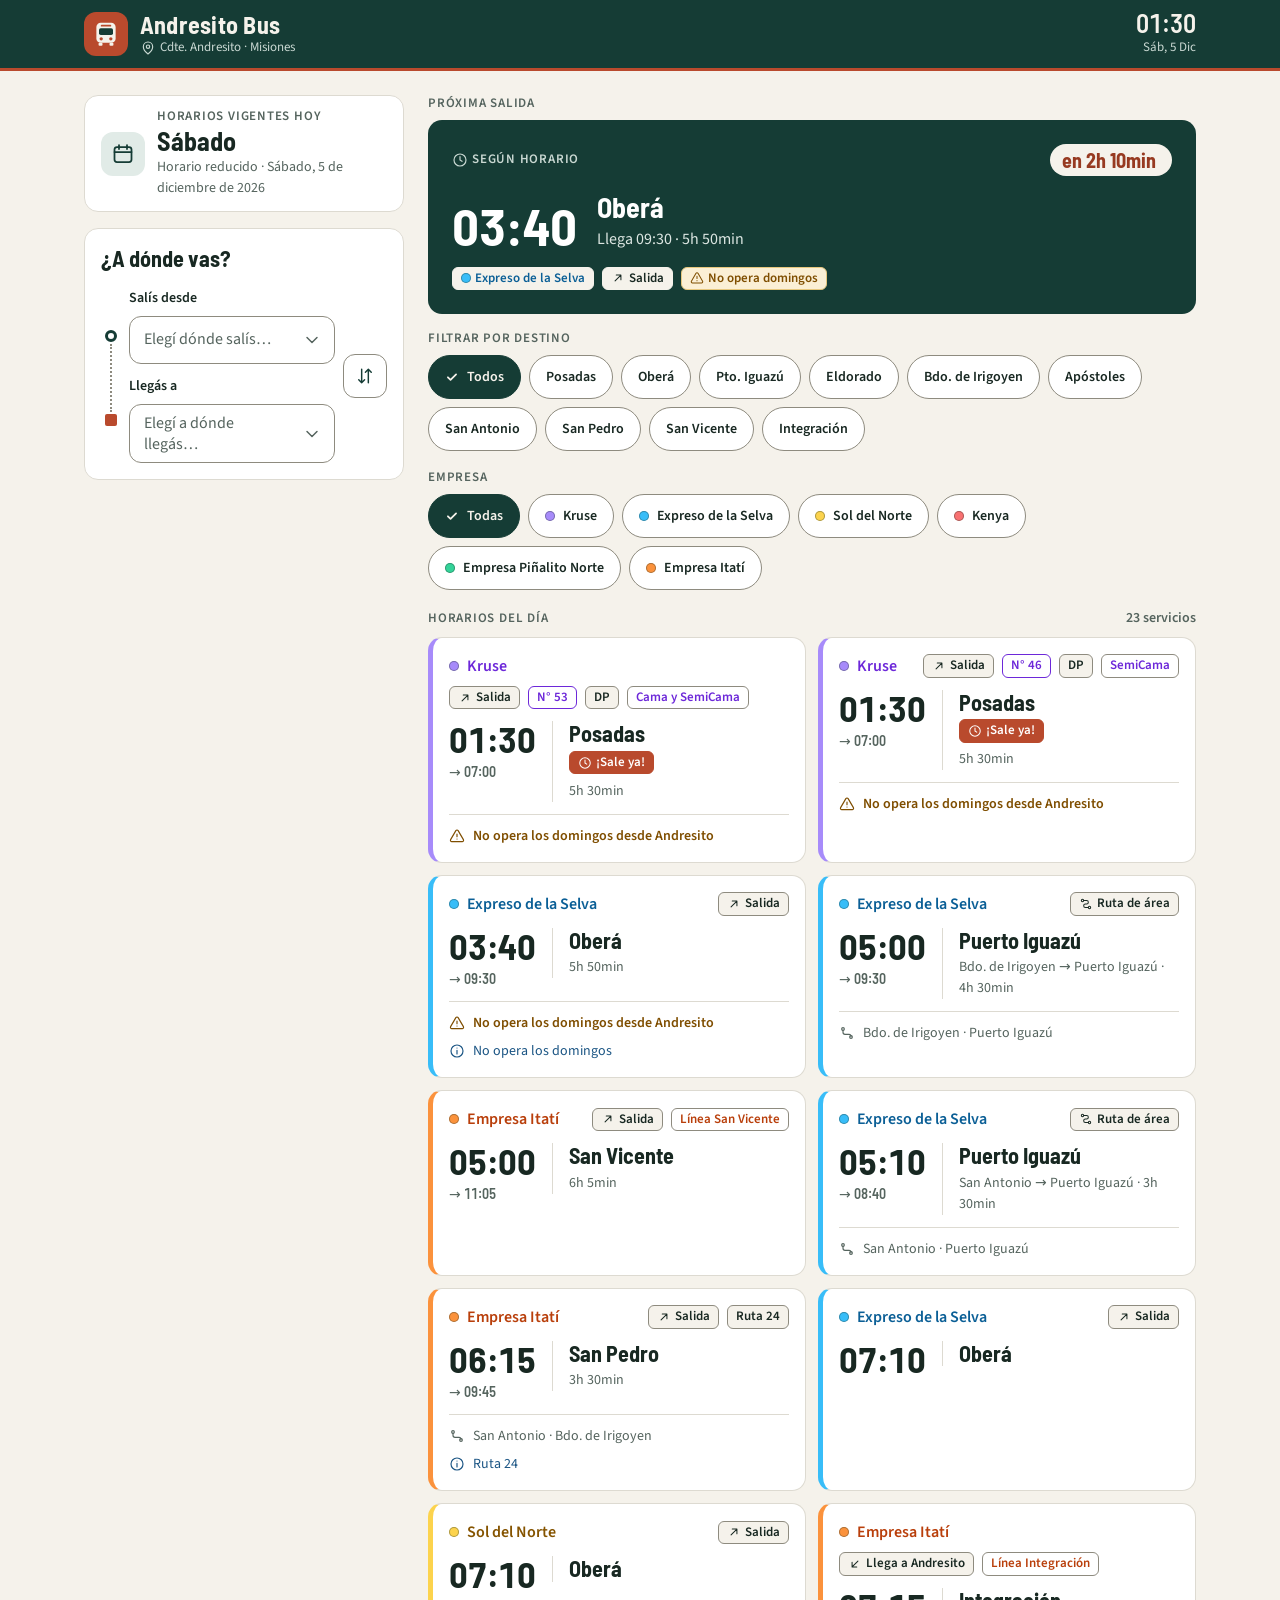
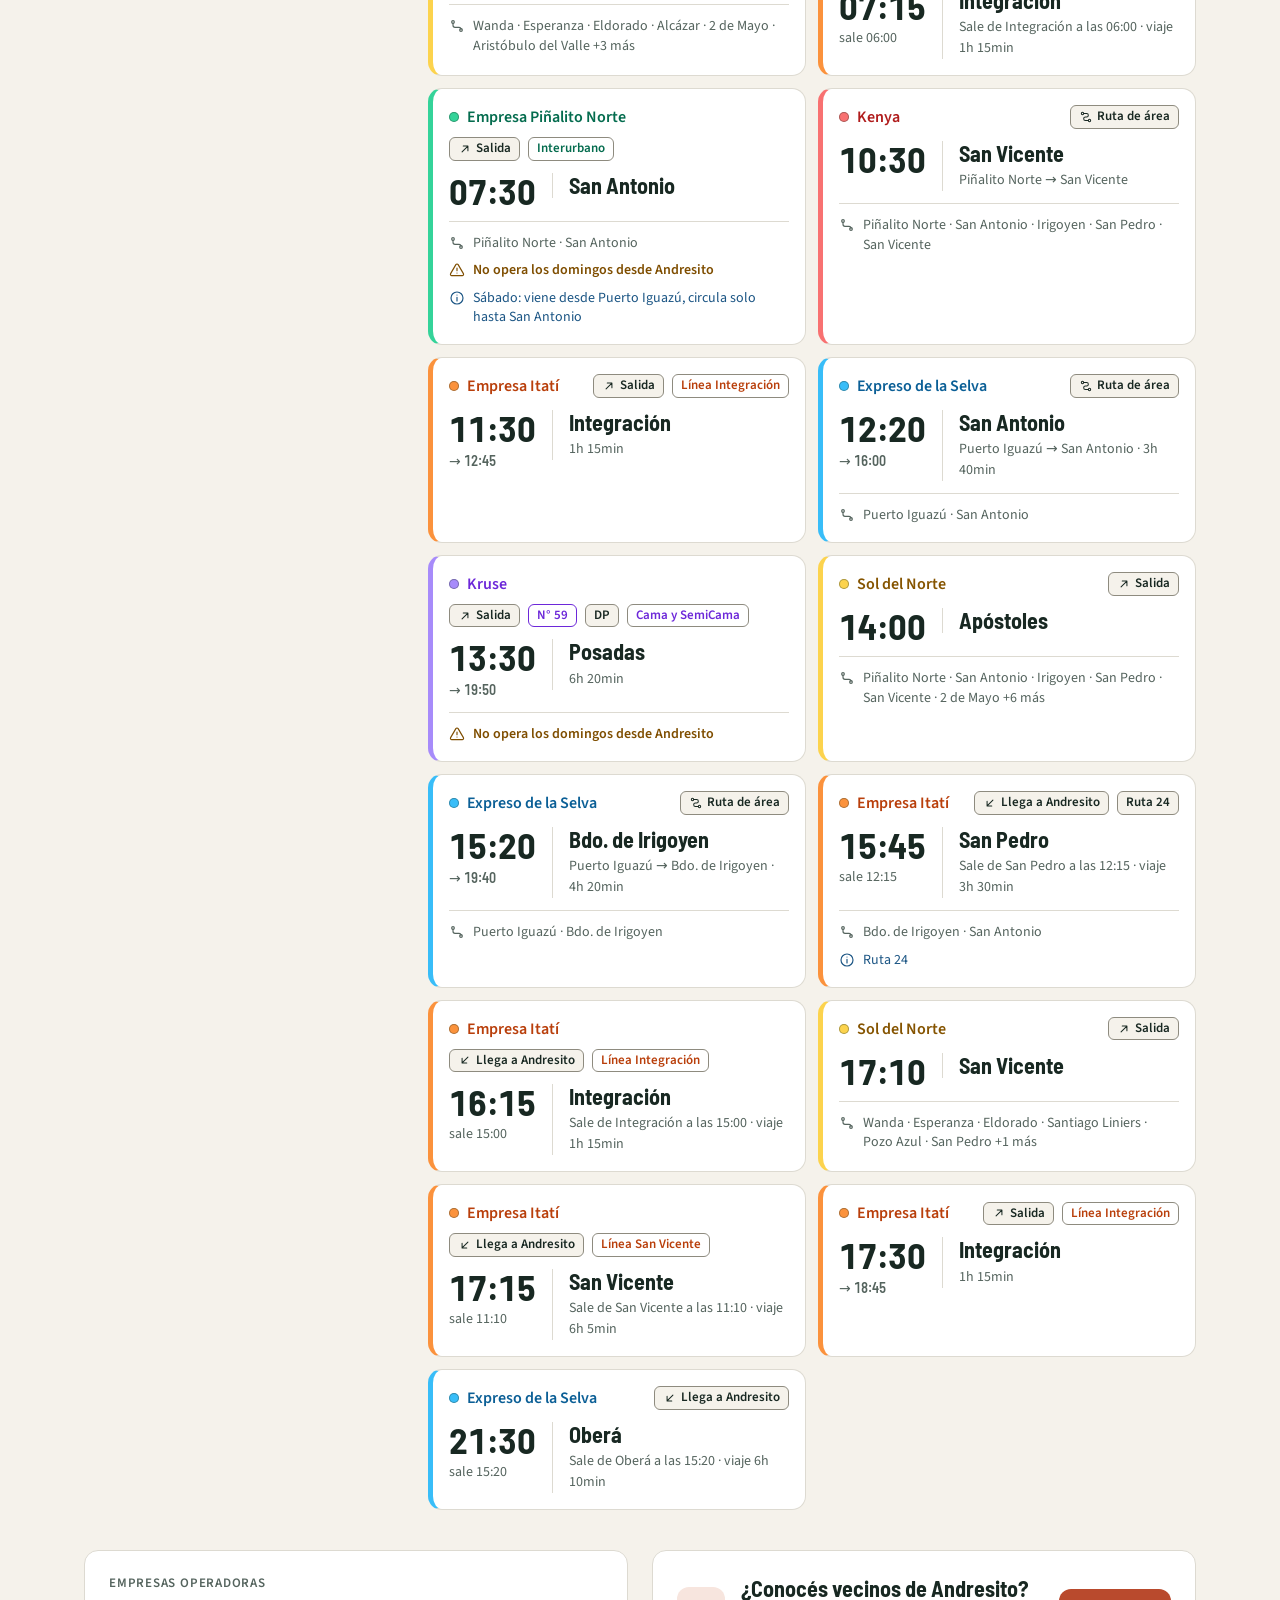
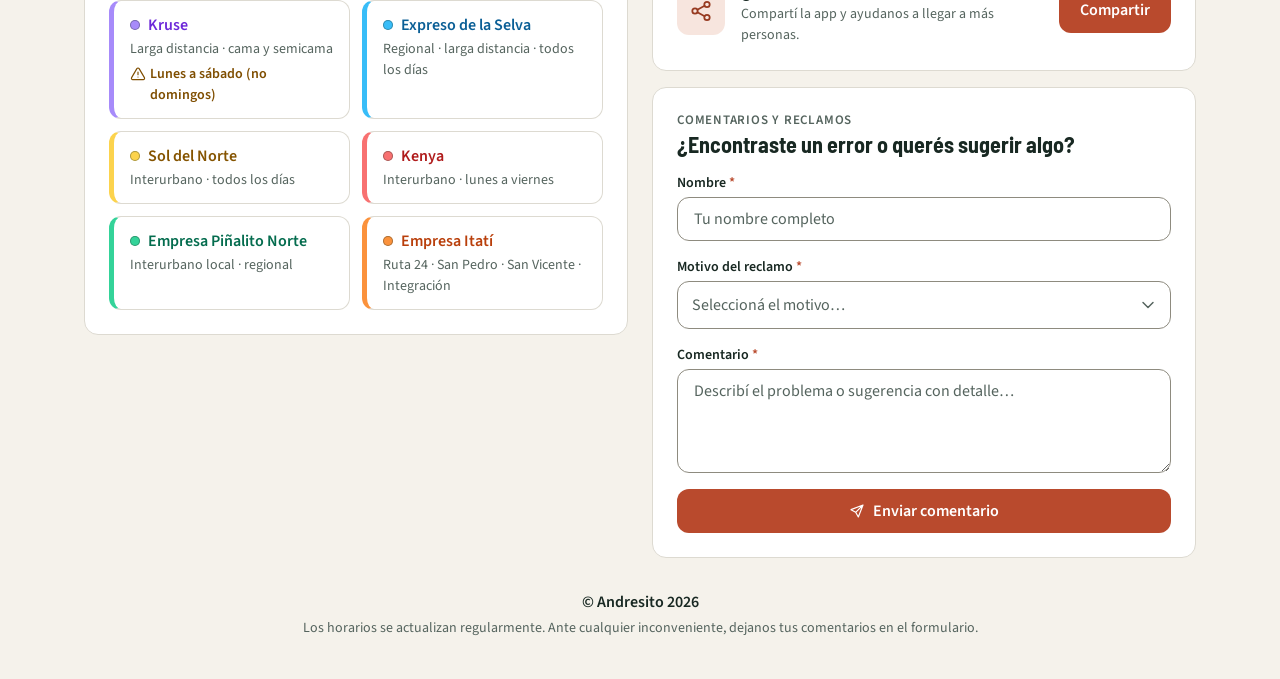
<file: index.html>
<!DOCTYPE html>
<html lang="es">
<head>
  <meta charset="UTF-8">
  <meta name="viewport" content="width=device-width, initial-scale=1.0, viewport-fit=cover">
  <meta name="description" content="Consulta de horarios de colectivos de Comandante Andresito, Misiones. Kruse, Expreso de la Selva, Sol del Norte, Kenya, Piñalito Norte, Itatí.">
  <meta name="theme-color" content="#153C35">
  <meta name="apple-mobile-web-app-capable" content="yes">
  <meta name="apple-mobile-web-app-status-bar-style" content="black-translucent">
  <meta name="apple-mobile-web-app-title" content="Andresito Bus">
  <meta name="mobile-web-app-capable" content="yes">
  <meta property="og:title" content="Horarios de Colectivos — Andresito">
  <meta property="og:description" content="Consultá los horarios de colectivos desde Comandante Andresito, Misiones.">
  <meta property="og:type" content="website">
  <meta name="color-scheme" content="light">

  <link rel="manifest" href="manifest.json">
  <link rel="apple-touch-icon" href="img/icon-192.png">
  <link rel="icon" type="image/png" sizes="192x192" href="img/icon-192.png">

  <title>Horarios Andresito · Colectivos</title>

  <link rel="preload" href="fonts/BarlowSemiCondensed-700.woff2" as="font" type="font/woff2" crossorigin>
  <link rel="preload" href="fonts/SourceSans3-var.woff2" as="font" type="font/woff2" crossorigin>
  <link rel="stylesheet" href="tokens.css">
  <link rel="stylesheet" href="style.css">
</head>

<body>
  <a class="skip-link" href="#seccion-horarios">Ir a los horarios</a>

  <!-- ══ ENCABEZADO ══ -->
  <header class="site-header">
    <div class="wrap header-inner">
      <div class="brand">
        <span class="brand-mark" aria-hidden="true">
          <svg viewBox="0 0 32 32" width="28" height="28">
            <rect x="5" y="3" width="22" height="23" rx="5" fill="#F5F2EB"/>
            <rect x="10" y="5.5" width="12" height="2" rx="1" fill="#B94A2D"/>
            <rect x="8" y="9.5" width="16" height="7.5" rx="2" fill="#153C35"/>
            <circle cx="10.5" cy="21.5" r="1.9" fill="#B94A2D"/>
            <circle cx="21.5" cy="21.5" r="1.9" fill="#B94A2D"/>
            <rect x="7.5" y="26" width="4.5" height="3.5" rx="1.2" fill="#F5F2EB"/>
            <rect x="20" y="26" width="4.5" height="3.5" rx="1.2" fill="#F5F2EB"/>
          </svg>
        </span>
        <div class="brand-text">
          <h1 class="brand-name">Andresito Bus</h1>
          <p class="brand-place">
            <svg class="ico ico-sm" viewBox="0 0 24 24" aria-hidden="true"><path d="M12 21s-7-5.6-7-11a7 7 0 0114 0c0 5.4-7 11-7 11z"/><circle cx="12" cy="10" r="2.5"/></svg>
            Cdte. Andresito · Misiones
          </p>
        </div>
      </div>
      <div class="clock" aria-label="Hora actual">
        <p id="reloj" class="clock-time num">--:--</p>
        <p id="reloj-fecha" class="clock-date"></p>
      </div>
    </div>
  </header>

  <!-- ══ AVISOS ══ -->
  <div id="aviso-banner" class="hidden" aria-label="Avisos del servicio"></div>

  <!-- ══ AVISO SIN CONEXIÓN ══ -->
  <div id="aviso-offline" class="hidden">
    <div class="wrap">
      <div class="notice notice-info" role="status">
        <svg class="ico" viewBox="0 0 24 24" aria-hidden="true"><path d="M2 8.8a15 15 0 0120 0M5 12.5a10 10 0 0114 0M8.5 16a5 5 0 017 0"/><circle cx="12" cy="19.5" r=".6"/><path d="M4 4l16 16"/></svg>
        <div>
          <p class="notice-title">Modo sin conexión activo</p>
          <p class="notice-text">Mostrando datos guardados en tu dispositivo.</p>
        </div>
      </div>
    </div>
  </div>

  <!-- ══ CONTENIDO ══ -->
  <main class="wrap page">

    <div class="layout">

      <!-- Panel de consulta (columna lateral en escritorio) -->
      <div class="col-side">

        <!-- Día vigente -->
        <section id="banner-dia" class="card day" aria-labelledby="tipo-dia-texto">
          <div id="icono-dia" class="day-ico" aria-hidden="true"></div>
          <div class="day-body">
            <p class="label">Horarios vigentes hoy</p>
            <h2 id="tipo-dia-texto" class="day-title">Cargando…</h2>
            <p class="day-meta"><span id="tipo-dia-desc"></span> · <span id="fecha-completa"></span></p>
          </div>
        </section>

        <!-- Buscador origen / destino -->
        <section class="card search" aria-labelledby="buscador-titulo">
          <div class="search-head">
            <h2 id="buscador-titulo" class="card-title">¿A dónde vas?</h2>
            <div id="od-badge" class="od-badge hidden" role="status">
              <svg class="ico ico-sm" viewBox="0 0 24 24" aria-hidden="true"><circle cx="11" cy="11" r="7"/><path d="M20 20l-3.5-3.5"/></svg>
              <span class="sr-only">Búsqueda activa: </span><span id="od-badge-texto"></span>
            </div>
          </div>

          <div class="od">
            <div class="od-rail" aria-hidden="true"><span class="od-dot"></span><span class="od-line"></span><span class="od-pin"></span></div>
            <div class="od-fields">
              <div class="field">
                <label id="label-origen" class="field-label">Salís desde</label>
                <div id="select-origen" class="csd" data-labelled-by="label-origen"></div>
              </div>
              <div class="field">
                <label id="label-destino" class="field-label">Llegás a</label>
                <div id="select-destino" class="csd" data-labelled-by="label-destino"></div>
              </div>
            </div>
            <button id="btn-swap-od" type="button" class="swap" aria-label="Intercambiar origen y destino">
              <svg class="ico" viewBox="0 0 24 24" aria-hidden="true"><path d="M8 4v16m0 0l-3.5-3.5M8 20l3.5-3.5M16 20V4m0 0l-3.5 3.5M16 4l3.5 3.5"/></svg>
            </button>
          </div>

          <button id="btn-limpiar-od" type="button" class="btn btn-outline btn-block hidden">
            <svg class="ico ico-sm" viewBox="0 0 24 24" aria-hidden="true"><path d="M6 6l12 12M18 6L6 18"/></svg>
            Limpiar búsqueda
          </button>
        </section>
      </div>

      <!-- Área principal -->
      <div class="col-main">

        <!-- Próxima salida -->
        <section id="seccion-proximo" class="hidden" aria-labelledby="proximo-titulo">
          <h2 id="proximo-titulo" class="label section-label">Próxima salida</h2>
          <div id="proximo-card" class="next"></div>
        </section>

        <!-- Filtros -->
        <section id="seccion-filtros-destino" class="filters" aria-labelledby="filtros-destino-titulo">
          <h2 id="filtros-destino-titulo" class="label section-label">Filtrar por destino</h2>
          <div id="filtros-destino" class="pills"></div>
        </section>

        <section id="seccion-filtros-empresa" class="filters" aria-labelledby="filtros-empresa-titulo">
          <h2 id="filtros-empresa-titulo" class="label section-label">Empresa</h2>
          <div id="filtros-empresa" class="pills"></div>
        </section>

        <!-- Listado de horarios -->
        <section id="seccion-horarios" class="list-section" aria-labelledby="horarios-titulo">
          <div class="list-head">
            <h2 id="horarios-titulo" class="label section-label">Horarios del día</h2>
            <span id="contador-resultados" class="count" aria-live="polite">—</span>
          </div>

          <div id="skeletons" class="stack" aria-hidden="true">
            <div class="skeleton"></div>
            <div class="skeleton"></div>
            <div class="skeleton"></div>
            <div class="skeleton"></div>
          </div>

          <div id="horarios-container" class="stack hidden"></div>

          <div id="estado-vacio" class="hidden">
            <div class="card empty">
              <svg class="ico empty-ico" viewBox="0 0 24 24" aria-hidden="true"><rect x="4" y="3" width="16" height="15" rx="3"/><path d="M4 11h16M7 18v2.5M17 18v2.5"/><circle cx="8" cy="14.5" r=".7"/><circle cx="16" cy="14.5" r=".7"/></svg>
              <p class="empty-title">No hay servicios disponibles</p>
              <p id="vacio-mensaje" class="empty-text">Probá con otro filtro o destino</p>
            </div>
          </div>
        </section>
      </div>
    </div>

    <!-- Zona secundaria -->
    <div class="secondary">

      <!-- Empresas operadoras -->
      <section class="card pad sec-a" aria-labelledby="empresas-titulo">
        <h2 id="empresas-titulo" class="label section-label">Empresas operadoras</h2>
        <div class="legend">
          <div class="legend-item" data-emp="kruse">
            <p class="legend-name"><span class="dot" aria-hidden="true"></span>Kruse</p>
            <p class="legend-desc">Larga distancia · cama y semicama</p>
            <p class="legend-note"><svg class="ico ico-sm" viewBox="0 0 24 24" aria-hidden="true"><path d="M12 9v4m0 3.5h.01M10.3 3.9L2.4 17.5a2 2 0 001.7 3h15.8a2 2 0 001.7-3L13.7 3.9a2 2 0 00-3.4 0z"/></svg>Lunes a sábado (no domingos)</p>
          </div>
          <div class="legend-item" data-emp="expresoSelva">
            <p class="legend-name"><span class="dot" aria-hidden="true"></span>Expreso de la Selva</p>
            <p class="legend-desc">Regional · larga distancia · todos los días</p>
          </div>
          <div class="legend-item" data-emp="solDelNorte">
            <p class="legend-name"><span class="dot" aria-hidden="true"></span>Sol del Norte</p>
            <p class="legend-desc">Interurbano · todos los días</p>
          </div>
          <div class="legend-item" data-emp="kenia">
            <p class="legend-name"><span class="dot" aria-hidden="true"></span>Kenya</p>
            <p class="legend-desc">Interurbano · lunes a viernes</p>
          </div>
          <div class="legend-item" data-emp="pinalitoNorte">
            <p class="legend-name"><span class="dot" aria-hidden="true"></span>Empresa Piñalito Norte</p>
            <p class="legend-desc">Interurbano local · regional</p>
          </div>
          <div class="legend-item" data-emp="itati">
            <p class="legend-name"><span class="dot" aria-hidden="true"></span>Empresa Itatí</p>
            <p class="legend-desc">Ruta 24 · San Pedro · San Vicente · Integración</p>
          </div>
        </div>
      </section>

      <div class="sec-b">
        <!-- Compartir -->
        <section class="card pad share" aria-labelledby="compartir-titulo">
          <div class="share-ico" aria-hidden="true">
            <svg class="ico ico-lg" viewBox="0 0 24 24"><circle cx="18" cy="5.5" r="2.7"/><circle cx="6" cy="12" r="2.7"/><circle cx="18" cy="18.5" r="2.7"/><path d="M8.4 10.7l7.2-3.9M8.4 13.3l7.2 3.9"/></svg>
          </div>
          <div class="share-body">
            <h2 id="compartir-titulo" class="card-title">¿Conocés vecinos de Andresito?</h2>
            <p class="share-text">Compartí la app y ayudanos a llegar a más personas.</p>
          </div>
          <button id="btn-compartir" type="button" class="btn btn-accent">Compartir</button>
        </section>

        <!-- Comentarios y reclamos -->
        <section class="card pad" id="seccion-comentarios" aria-labelledby="comentarios-titulo">
          <p class="label">Comentarios y reclamos</p>
          <h2 id="comentarios-titulo" class="card-title form-title">¿Encontraste un error o querés sugerir algo?</h2>

          <form id="form-comentario" class="form" novalidate>
            <div class="field">
              <label for="comentario-nombre" class="field-label">Nombre <span class="req" aria-hidden="true">*</span><span class="sr-only">(obligatorio)</span></label>
              <input type="text" id="comentario-nombre" class="input-clean" placeholder="Tu nombre completo" required maxlength="80" autocomplete="name">
            </div>

            <div class="field">
              <label id="label-motivo" class="field-label">Motivo del reclamo <span class="req" aria-hidden="true">*</span><span class="sr-only">(obligatorio)</span></label>
              <div id="select-motivo" class="csd" data-labelled-by="label-motivo"></div>
            </div>

            <div class="field">
              <label for="comentario-texto" class="field-label">Comentario <span class="req" aria-hidden="true">*</span><span class="sr-only">(obligatorio)</span></label>
              <textarea id="comentario-texto" class="input-clean" placeholder="Describí el problema o sugerencia con detalle…" required maxlength="600"></textarea>
            </div>

            <p id="form-error" class="form-error hidden" role="alert"></p>

            <button type="submit" class="btn btn-accent btn-block">
              <svg class="ico ico-sm" viewBox="0 0 24 24" aria-hidden="true"><path d="M21 3L10 14M21 3l-7 18-4-7-7-4 18-7z"/></svg>
              Enviar comentario
            </button>
          </form>

          <div id="form-exito" class="form-ok hidden" role="status">
            <svg class="ico ico-lg" viewBox="0 0 24 24" aria-hidden="true"><circle cx="12" cy="12" r="9"/><path d="M8 12.5l2.7 2.7L16 9.5"/></svg>
            <div>
              <p class="form-ok-title">¡Gracias por tu comentario!</p>
              <p class="form-ok-text">Lo revisaremos a la brevedad.</p>
            </div>
          </div>
        </section>
      </div>
    </div>

    <footer class="footer">
      <p class="footer-copy">© Andresito 2026</p>
      <p class="footer-text">Los horarios se actualizan regularmente. Ante cualquier inconveniente, dejanos tus comentarios en el formulario.</p>
    </footer>

  </main>

  <!-- ══ BANNER PWA (queda en el flujo al final de la página; no tapa contenido) ══ -->
  <div id="install-banner" class="hidden install" role="region" aria-label="Instalar la aplicación">
    <div class="wrap install-inner">
      <span class="install-mark" aria-hidden="true">
        <svg class="ico ico-lg" viewBox="0 0 24 24"><path d="M12 4v11m0 0l-4-4m4 4l4-4M5 19h14"/></svg>
      </span>
      <div class="install-text">
        <p class="install-title">Instalá la app</p>
        <p class="install-sub">Consultá los horarios sin internet desde tu pantalla de inicio.</p>
      </div>
      <div class="install-actions">
        <button id="btn-instalar" type="button" class="btn btn-accent">Instalar</button>
        <button id="btn-cerrar-banner" type="button" class="btn btn-outline btn-icon" aria-label="Cerrar">
          <svg class="ico" viewBox="0 0 24 24" aria-hidden="true"><path d="M6 6l12 12M18 6L6 18"/></svg>
        </button>
      </div>
    </div>
  </div>

  <script src="data.js"></script>
  <script src="app.js"></script>
</body>
</html>
</file>
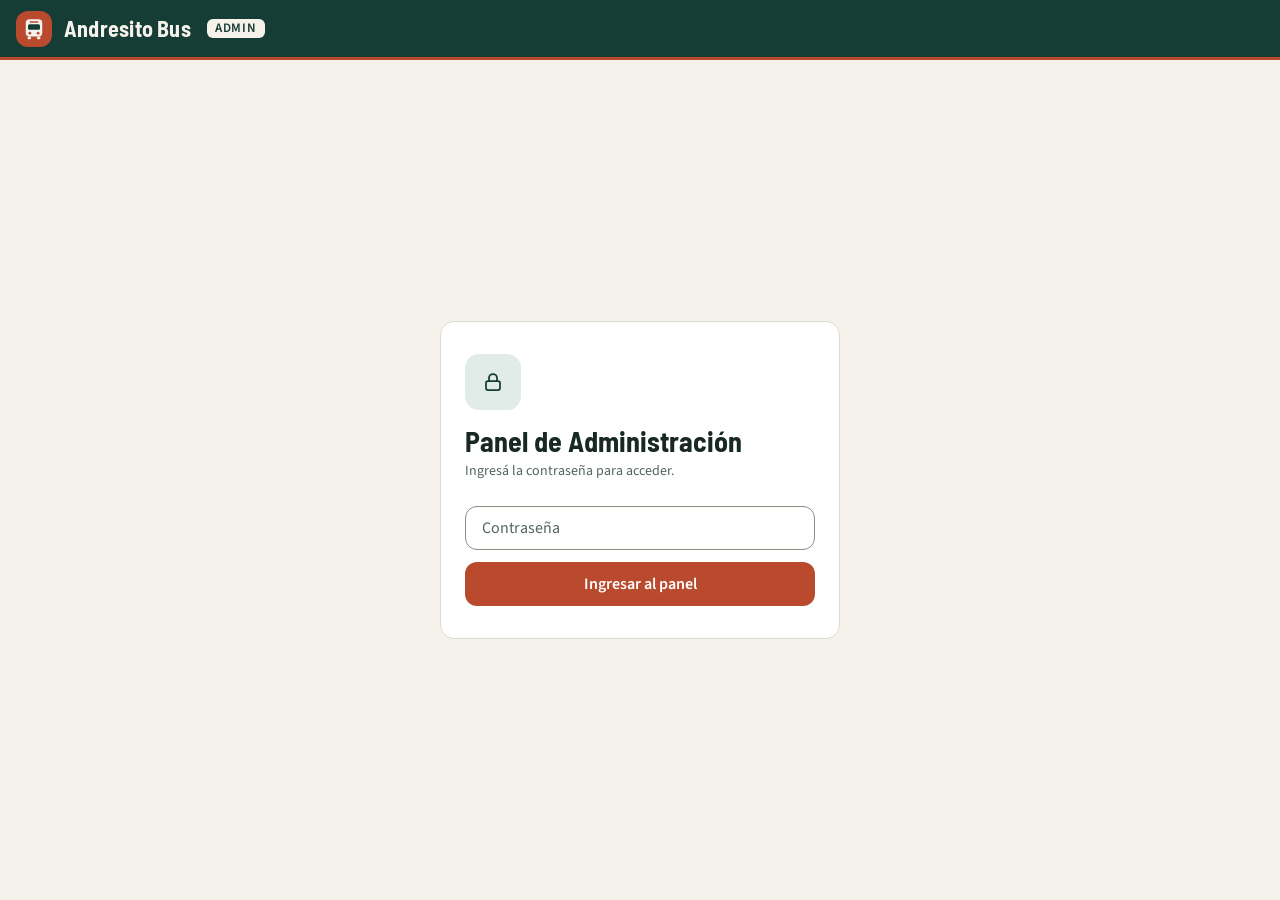
<file: admin.html>
<!DOCTYPE html>
<html lang="es">
<head>
  <meta charset="UTF-8">
  <meta name="viewport" content="width=device-width, initial-scale=1.0">
  <meta name="theme-color" content="#153C35">
  <meta name="robots" content="noindex">
  <title>Admin — Andresito Bus</title>
  <link rel="preload" href="fonts/BarlowSemiCondensed-700.woff2" as="font" type="font/woff2" crossorigin>
  <link rel="preload" href="fonts/SourceSans3-var.woff2" as="font" type="font/woff2" crossorigin>
  <link rel="stylesheet" href="tokens.css">
  <style>
    :root { --admin-h: 60px; --chart-bar: #6E8C83; }
    *{margin:0;padding:0}

    /* ── Encabezado ── */
    .site-header{background:var(--green-900);color:var(--ivory);position:sticky;top:0;z-index:100;min-height:var(--admin-h);display:flex;align-items:center;justify-content:space-between;gap:var(--s-3);padding:var(--s-2) var(--s-4);border-bottom:3px solid var(--terra)}
    .header-brand{display:flex;align-items:center;gap:var(--s-3);min-width:0}
    .brand-mark{width:36px;height:36px;flex:none;display:grid;place-items:center;background:var(--terra);border-radius:var(--r-md)}
    .brand-name{font:700 1.375rem/1.1 var(--font-display);letter-spacing:.01em}
    .brand-tag{font-size:var(--fs-label);font-weight:600;text-transform:uppercase;letter-spacing:.06em;color:var(--green-900);background:var(--ivory);border-radius:6px;padding:0 var(--s-2);margin-left:var(--s-1)}
    .logout-btn{display:none;align-items:center;gap:var(--s-2);min-height:var(--touch);background:transparent;border:1.5px solid rgba(245,242,235,.6);color:var(--ivory);border-radius:var(--r-md);font:600 var(--fs-small) var(--font-text);cursor:pointer;padding:0 var(--s-3);transition:background-color var(--t-fast) var(--ease)}
    .logout-btn:hover{background:rgba(245,242,235,.14)}
    .site-header :focus-visible{outline-color:var(--ivory)}

    /* ── Acceso ── */
    #login-screen{display:flex;align-items:center;justify-content:center;min-height:calc(100vh - var(--admin-h));padding:var(--s-6) var(--s-4)}
    .login-card{background:var(--surface);border:1px solid var(--line);border-radius:var(--r-lg);padding:var(--s-8) var(--s-6);width:100%;max-width:400px}
    .login-icon{width:56px;height:56px;background:var(--green-100);color:var(--green-900);border-radius:var(--r-lg);display:grid;place-items:center;margin-bottom:var(--s-4)}
    .login-title{font:700 1.75rem/1.1 var(--font-display);margin-bottom:var(--s-1)}
    .login-sub{font-size:var(--fs-small);color:var(--ink-2);margin-bottom:var(--s-6)}
    .login-card .input-field{margin-bottom:var(--s-3)}
    .input-field.err{border-color:var(--err-fg);box-shadow:0 0 0 3px rgba(158,42,27,.2)}
    .error-msg{display:none;align-items:center;gap:var(--s-2);color:var(--err-fg);font-size:var(--fs-small);font-weight:600;margin-bottom:var(--s-3)}
    .btn-primary{background:var(--terra);color:#fff;border:1.5px solid transparent;border-radius:var(--r-md);font:600 var(--fs-body) var(--font-text);cursor:pointer;min-height:var(--touch);padding:0 var(--s-5);width:100%;transition:background-color var(--t-fast) var(--ease)}
    .btn-primary:hover{background:var(--terra-700)}

    #main-screen{display:none}

    /* ── Pestañas ── */
    .tab-bar{background:var(--surface);border-bottom:1px solid var(--line);display:flex;overflow-x:auto;scrollbar-width:none;position:sticky;top:var(--admin-h);z-index:90;padding-inline:var(--s-2)}
    .tab-bar::-webkit-scrollbar{display:none}
    .tab-btn{flex:none;background:none;border:none;border-bottom:3px solid transparent;min-height:52px;padding:0 var(--s-4);font:600 var(--fs-small) var(--font-text);color:var(--ink-2);cursor:pointer;transition:color var(--t-fast) var(--ease),border-color var(--t-fast) var(--ease);display:flex;align-items:center;gap:var(--s-2);white-space:nowrap}
    .tab-btn.active{color:var(--green-900);border-bottom-color:var(--terra)}
    .tab-btn:hover:not(.active){color:var(--ink)}
    .tab-badge{background:var(--terra);color:#fff;border-radius:var(--r-pill);font-size:var(--fs-label);font-weight:600;padding:0 var(--s-2);min-width:22px;text-align:center;line-height:1.5}

    .content-wrap{max-width:920px;margin:0 auto;padding:var(--s-6) var(--s-4) var(--s-12)}
    .tab-panel{display:none}
    .tab-panel.active{display:block}

    .card{background:var(--surface);border:1px solid var(--line);border-radius:var(--r-lg)}
    .card-p{padding:var(--s-5)}

    /* ── Métricas ── */
    .stats-grid{display:grid;grid-template-columns:repeat(auto-fit,minmax(170px,1fr));gap:var(--s-3);margin-bottom:var(--s-6)}
    .stat-card{background:var(--surface);border:1px solid var(--line);border-radius:var(--r-lg);padding:var(--s-4);display:flex;flex-direction:column;gap:var(--s-1)}
    .stat-icon{width:36px;height:36px;border-radius:var(--r-md);background:var(--green-100);color:var(--green-900);display:grid;place-items:center;margin-bottom:var(--s-2)}
    .stat-value{font:700 2.25rem/1 var(--font-display);font-variant-numeric:tabular-nums;color:var(--ink)}
    .stat-label{font-size:var(--fs-small);color:var(--ink-2)}

    .section-title{font:700 1.5rem/1.15 var(--font-display);color:var(--ink);margin-bottom:var(--s-3)}
    .lead{font-size:var(--fs-small);color:var(--ink-2)}
    .action-bar{display:flex;align-items:center;justify-content:space-between;margin-bottom:var(--s-5);flex-wrap:wrap;gap:var(--s-3)}
    code{background:var(--green-100);color:var(--green-900);padding:1px 6px;border-radius:4px;font-size:.9em}

    /* ── Botones ── */
    .btn-accent{background:var(--terra);color:#fff;border:1.5px solid transparent;border-radius:var(--r-md);font:600 var(--fs-small) var(--font-text);cursor:pointer;min-height:var(--touch);padding:0 var(--s-4);transition:background-color var(--t-fast) var(--ease);display:inline-flex;align-items:center;gap:var(--s-2)}
    .btn-accent:hover{background:var(--terra-700)}
    .btn-sm{background:var(--surface);border:1.5px solid var(--line-strong);border-radius:var(--r-md);color:var(--ink);font:600 var(--fs-small) var(--font-text);cursor:pointer;min-height:var(--touch);padding:0 var(--s-4);transition:border-color var(--t-fast) var(--ease),background-color var(--t-fast) var(--ease);white-space:nowrap;display:inline-flex;align-items:center;gap:var(--s-2)}
    .btn-sm:hover{border-color:var(--green-900);background:var(--green-100)}
    .btn-sm.ok{color:var(--ok-fg);border-color:var(--ok-line);background:var(--ok-bg)}
    .btn-sm.ok:hover{border-color:var(--ok-fg)}
    .btn-sm.del{color:var(--err-fg);border-color:var(--err-line);background:var(--err-bg)}
    .btn-sm.del:hover{border-color:var(--err-fg)}

    /* ── Interruptor ── */
    .toggle{position:relative;width:52px;height:var(--touch);flex:none;display:inline-block;cursor:pointer}
    .toggle input{opacity:0;width:100%;height:100%;position:absolute;inset:0;margin:0;cursor:pointer;z-index:2}
    .toggle-track{position:absolute;left:0;top:50%;width:52px;height:30px;margin-top:-15px;background:#79857F;border-radius:var(--r-pill);transition:background-color var(--t-base) var(--ease)}
    .toggle input:checked + .toggle-track{background:var(--green-900)}
    .toggle input:focus-visible + .toggle-track{outline:3px solid var(--terra);outline-offset:2px}
    .toggle-thumb{position:absolute;top:50%;left:4px;width:22px;height:22px;margin-top:-11px;background:#fff;border-radius:50%;transition:transform var(--t-base) var(--ease);pointer-events:none}
    .toggle input:checked ~ .toggle-thumb{transform:translateX(22px)}

    /* ── Filas de servicio ── */
    .service-row{display:flex;align-items:center;flex-wrap:wrap;gap:var(--s-2) var(--s-3);padding:var(--s-3) var(--s-4);border-bottom:1px solid var(--line)}
    .service-row:last-child{border-bottom:none}
    .service-row:hover{background:#FBFAF6}
    .service-row.disabled{background:#F3F0E8}
    .service-row.disabled .srv-name::after{content:"Deshabilitado";margin-left:var(--s-2);font-size:var(--fs-label);font-weight:600;color:var(--err-fg);background:var(--err-bg);border:1px solid var(--err-line);border-radius:6px;padding:0 var(--s-2);white-space:nowrap}
    .srv-info{flex:1 1 220px;min-width:0;display:flex;align-items:flex-start;gap:var(--s-3)}
    .srv-info .dot{margin-top:7px}
    .srv-name{font-size:var(--fs-body);font-weight:600;color:var(--ink);line-height:1.3;overflow-wrap:anywhere}
    .srv-name .emp{color:var(--emp, var(--ink))}
    .srv-detail{font-size:var(--fs-small);color:var(--ink-2);margin-top:2px}
    .srv-ctl{display:flex;align-items:center;gap:var(--s-3);margin-left:auto}
    .srv-lbl{font-size:var(--fs-label);color:var(--ink-2);font-weight:600;text-transform:uppercase;letter-spacing:.06em}
    .time-input{width:84px;min-height:var(--touch);padding:0 var(--s-2);background:var(--surface);border:1.5px solid var(--line-strong);border-radius:var(--r-md);font:700 1.25rem var(--font-display);font-variant-numeric:tabular-nums;color:var(--ink);text-align:center;transition:border-color var(--t-fast) var(--ease),box-shadow var(--t-fast) var(--ease)}
    .time-input:focus{outline:none;border-color:var(--green-900);box-shadow:0 0 0 3px rgba(21,60,53,.25)}

    /* ── Formulario de avisos ── */
    .form-card{background:var(--surface);border:1px solid var(--line);border-radius:var(--r-lg);padding:var(--s-5);margin-bottom:var(--s-6)}
    .form-row{margin-bottom:var(--s-4)}
    .form-label{font-size:var(--fs-small);font-weight:600;color:var(--ink);margin-bottom:var(--s-2);display:block}
    .form-input{display:block;width:100%;min-height:var(--touch);padding:10px var(--s-4);background:var(--surface);border:1.5px solid var(--line-strong);border-radius:var(--r-md);color:var(--ink);font:400 1rem/1.4 var(--font-text);transition:border-color var(--t-fast) var(--ease),box-shadow var(--t-fast) var(--ease)}
    .form-input:hover{border-color:var(--ink-2)}
    .form-input:focus{outline:none;border-color:var(--green-900);box-shadow:0 0 0 3px rgba(21,60,53,.25)}
    .form-input::placeholder{color:var(--ink-2);opacity:1}
    textarea.form-input{resize:vertical;min-height:96px}
    .date-pair{display:flex;gap:var(--s-3)}
    .date-pair > div{flex:1;min-width:0}
    .date-pair .hint{font-size:var(--fs-label);color:var(--ink-2);margin-bottom:var(--s-1);display:block}
    .form-actions{display:flex;justify-content:flex-end;gap:var(--s-3);flex-wrap:wrap}

    .type-selector{display:flex;gap:var(--s-2);flex-wrap:wrap}
    .type-pill{display:inline-flex;align-items:center;gap:var(--s-2);min-height:var(--touch);padding:0 var(--s-4);border-radius:var(--r-pill);font:600 var(--fs-small) var(--font-text);border:1.5px solid var(--line-strong);background:var(--surface);cursor:pointer;color:var(--ink);transition:background-color var(--t-fast) var(--ease)}
    .type-pill:hover{background:var(--green-100)}
    .type-pill.sel{border-color:transparent}
    .type-pill.sel::after{content:"✓";font-weight:700}
    .type-pill[data-t="paro"].sel   {background:#9E2A1B;color:#fff}
    .type-pill[data-t="warning"].sel{background:#F1C15D;color:var(--ink)}
    .type-pill[data-t="info"].sel   {background:#1B5584;color:#fff}
    .type-pill[data-t="success"].sel{background:#1D6A3A;color:#fff}

    /* ── Avisos publicados ── */
    .notice-card{background:var(--surface);border:1px solid var(--line);border-radius:var(--r-lg);padding:var(--s-4);display:flex;align-items:flex-start;gap:var(--s-3);margin-bottom:var(--s-3);flex-wrap:wrap}
    .n-ico{width:36px;height:36px;border-radius:var(--r-md);display:grid;place-items:center;flex:none}
    .n-ico.paro{background:var(--err-bg);color:var(--err-fg)}
    .n-ico.warning{background:var(--warn-bg);color:var(--warn-fg)}
    .n-ico.info{background:var(--info-bg);color:var(--info-fg)}
    .n-ico.success{background:var(--ok-bg);color:var(--ok-fg)}
    .n-body{flex:1 1 200px;min-width:0}
    .n-kind{font-size:var(--fs-label);font-weight:600;text-transform:uppercase;letter-spacing:.06em;color:var(--ink-2)}
    .n-title{font-size:var(--fs-body);font-weight:600;color:var(--ink);overflow-wrap:anywhere}
    .n-msg{font-size:var(--fs-small);color:var(--ink-2);margin-top:var(--s-1);line-height:1.45;overflow-wrap:anywhere}
    .n-meta{font-size:var(--fs-small);color:var(--ink-2);margin-top:var(--s-2)}
    .n-on{color:var(--ok-fg);font-weight:600}
    .n-actions{display:flex;flex-direction:row;gap:var(--s-2);align-items:center;flex-shrink:0;margin-left:auto}

    /* ── Comentarios ── */
    .comment-card{background:var(--surface);border:1px solid var(--line);border-radius:var(--r-lg);padding:var(--s-4);margin-bottom:var(--s-3)}
    .comment-card.unread{border-left:5px solid var(--terra)}
    .cc-top{display:flex;align-items:flex-start;justify-content:space-between;margin-bottom:var(--s-2);gap:var(--s-2);flex-wrap:wrap}
    .cc-name{font-size:var(--fs-body);font-weight:600;color:var(--ink);overflow-wrap:anywhere}
    .cc-date{font-size:var(--fs-small);color:var(--ink-2);flex-shrink:0}
    .cc-tag{display:inline-block;background:var(--green-100);color:var(--green-900);border-radius:6px;font-size:var(--fs-label);font-weight:600;padding:1px var(--s-2);margin-bottom:var(--s-2)}
    .cc-text{font-size:var(--fs-body);color:var(--ink);line-height:1.5;overflow-wrap:anywhere;white-space:pre-wrap}
    .cc-foot{display:flex;gap:var(--s-2);margin-top:var(--s-3);align-items:center;flex-wrap:wrap}
    .cc-seen{display:inline-flex;align-items:center;gap:var(--s-1);font-size:var(--fs-small);color:var(--ink-2)}
    .badge-new{background:var(--terra);color:#fff;border-radius:6px;font-size:var(--fs-label);font-weight:600;padding:0 var(--s-2);margin-left:var(--s-2)}

    /* ── Gráficos ── */
    .chart-wrap{overflow-x:auto;padding-bottom:var(--s-1)}
    .chart-bars{display:flex;align-items:flex-end;gap:var(--s-2);height:190px;min-width:728px;padding:0 var(--s-1);border-bottom:1px solid var(--line-strong)}
    .chart-col{display:flex;flex-direction:column;align-items:center;justify-content:flex-end;gap:var(--s-1);flex:1;min-width:44px;height:100%}
    .chart-bar{width:100%;border-radius:6px 6px 0 0;min-height:4px}
    .chart-lbl{font-size:var(--fs-label);color:var(--ink-2);text-align:center;white-space:nowrap;position:relative;top:22px;margin-top:-22px}
    .chart-val{font-size:var(--fs-label);font-weight:600;color:var(--ink);min-height:18px;font-variant-numeric:tabular-nums}
    .chart-axis{display:flex;gap:var(--s-2);padding:var(--s-1) var(--s-1) 0;min-width:728px}
    .chart-axis span{flex:1;min-width:44px;text-align:center;font-size:var(--fs-label);color:var(--ink-2);font-variant-numeric:tabular-nums}
    .legend-row{display:flex;gap:var(--s-4);flex-wrap:wrap;margin-top:var(--s-3);font-size:var(--fs-small);color:var(--ink-2)}
    .legend-row span{display:inline-flex;align-items:center;gap:var(--s-2)}
    .sw{width:12px;height:12px;border-radius:3px;display:inline-block}

    .motivo-row{margin-bottom:var(--s-4)}
    .motivo-row:last-child{margin-bottom:0}
    .motivo-head{display:flex;justify-content:space-between;gap:var(--s-3);margin-bottom:var(--s-1)}
    .motivo-name{font-size:var(--fs-body);font-weight:600;color:var(--ink)}
    .motivo-count{font:700 1.125rem var(--font-display);color:var(--terra-700);font-variant-numeric:tabular-nums}
    .motivo-track{background:#E8E4DA;border-radius:var(--r-pill);height:10px;overflow:hidden}
    .motivo-fill{height:100%;border-radius:var(--r-pill);background:var(--terra)}

    /* ── Modal de exportación ── */
    .modal-overlay{display:none;position:fixed;inset:0;z-index:200;background:rgba(24,40,34,.55);padding:var(--s-6) var(--s-4);overflow:auto;align-items:flex-start;justify-content:center}
    .modal-overlay.open{display:flex}
    .modal-box{background:var(--surface);border-radius:var(--r-lg);max-width:680px;width:100%;padding:var(--s-6);margin:auto}
    .modal-head{display:flex;align-items:center;justify-content:space-between;gap:var(--s-3);margin-bottom:var(--s-4)}
    .modal-title{font:700 1.5rem/1.1 var(--font-display)}
    .modal-text{font-size:var(--fs-small);color:var(--ink-2);margin-bottom:var(--s-4);line-height:1.5}
    .export-block{background:#0F2622;border-radius:var(--r-md);padding:var(--s-4);font-family:Consolas,'Courier New',monospace;font-size:.8125rem;color:#DCEBE5;max-height:280px;overflow:auto;white-space:pre;line-height:1.55}
    .modal-actions{display:flex;gap:var(--s-3);margin-top:var(--s-4);justify-content:flex-end;flex-wrap:wrap}

    /* ── Notificaciones ── */
    .toast{position:fixed;bottom:calc(var(--s-6) + env(safe-area-inset-bottom));left:50%;transform:translateX(-50%);max-width:calc(100vw - 32px);width:max-content;background:var(--green-900);color:var(--ivory);border-radius:var(--r-md);padding:var(--s-3) var(--s-4);font-size:var(--fs-body);font-weight:600;z-index:999;pointer-events:none;opacity:0;transition:opacity var(--t-base) var(--ease);display:flex;align-items:center;gap:var(--s-2)}
    .toast.show{opacity:1}
    .toast[data-tipo="err"]{background:#9E2A1B}
    .toast[data-tipo="warn"]{background:#F1C15D;color:var(--ink)}

    /* ── Vacío ── */
    .empty{text-align:center;padding:var(--s-10) var(--s-5);color:var(--ink-2)}
    .empty .ico{width:40px;height:40px;stroke-width:1.5;margin-bottom:var(--s-3)}
    .empty p{font-size:var(--fs-body)}

    @media(max-width:480px){
      .stats-grid{grid-template-columns:repeat(2,1fr)}
      .date-pair{flex-direction:column}
      .logout-btn .lbl{display:none}
      .logout-btn{padding:0;width:var(--touch);justify-content:center}
      .brand-name{font-size:1.25rem}
      .content-wrap{padding-inline:var(--s-3)}
    }
  </style>
</head>
<body>

<!-- ══ ENCABEZADO ══ -->
<header class="site-header">
  <div class="header-brand">
    <span class="brand-mark" aria-hidden="true">
      <svg viewBox="0 0 32 32" width="24" height="24">
        <rect x="5" y="3" width="22" height="23" rx="5" fill="#F5F2EB"/>
        <rect x="10" y="5.5" width="12" height="2" rx="1" fill="#B94A2D"/>
        <rect x="8" y="9.5" width="16" height="7.5" rx="2" fill="#153C35"/>
        <circle cx="10.5" cy="21.5" r="1.9" fill="#B94A2D"/><circle cx="21.5" cy="21.5" r="1.9" fill="#B94A2D"/>
        <rect x="7.5" y="26" width="4.5" height="3.5" rx="1.2" fill="#F5F2EB"/><rect x="20" y="26" width="4.5" height="3.5" rx="1.2" fill="#F5F2EB"/>
      </svg>
    </span>
    <span class="brand-name">Andresito Bus</span><span class="brand-tag">Admin</span>
  </div>
  <button class="logout-btn" id="btn-logout" onclick="logout()" aria-label="Cerrar sesión">
    <i class="ic" data-ic="salir"></i><span class="lbl">Cerrar sesión</span>
  </button>
</header>

<!-- ══ ACCESO ══ -->
<div id="login-screen">
  <div class="login-card">
    <div class="login-icon"><i class="ic" data-ic="candado" data-cls="ico ico-lg"></i></div>
    <h1 class="login-title">Panel de Administración</h1>
    <p class="login-sub">Ingresá la contraseña para acceder.</p>
    <label class="sr-only" for="pwd-input">Contraseña</label>
    <input type="password" id="pwd-input" class="input-field" placeholder="Contraseña"
           onkeydown="if(event.key==='Enter')doLogin()" autocomplete="current-password">
    <p class="error-msg" id="pwd-error" role="alert"><i class="ic" data-ic="alerta"></i>Contraseña incorrecta.</p>
    <button class="btn-primary" onclick="doLogin()">Ingresar al panel</button>
  </div>
</div>

<!-- ══ PANEL ══ -->
<div id="main-screen">
  <nav class="tab-bar" aria-label="Secciones del panel">
    <button class="tab-btn active" onclick="switchTab('dashboard',this)"><i class="ic" data-ic="panel"></i>Dashboard</button>
    <button class="tab-btn" onclick="switchTab('horarios',this)"><i class="ic" data-ic="reloj"></i>Horarios</button>
    <button class="tab-btn" onclick="switchTab('avisos',this)">
      <i class="ic" data-ic="campana"></i>Avisos <span class="tab-badge" id="badge-avisos" style="display:none">0</span>
    </button>
    <button class="tab-btn" onclick="switchTab('estadisticas',this)"><i class="ic" data-ic="grafico"></i>Estadísticas</button>
    <button class="tab-btn" onclick="switchTab('comentarios',this)">
      <i class="ic" data-ic="chat"></i>Comentarios <span class="tab-badge" id="badge-comentarios" style="display:none">0</span>
    </button>
  </nav>

  <div class="content-wrap">

    <!-- ── DASHBOARD ── -->
    <div class="tab-panel active" id="tab-dashboard">
      <div class="stats-grid">
        <div class="stat-card">
          <div class="stat-icon"><i class="ic" data-ic="ojo"></i></div>
          <div class="stat-value" id="stat-visitas">—</div>
          <div class="stat-label">Visitas hoy</div>
        </div>
        <div class="stat-card">
          <div class="stat-icon"><i class="ic" data-ic="chat"></i></div>
          <div class="stat-value" id="stat-comentarios">—</div>
          <div class="stat-label">Comentarios</div>
        </div>
        <div class="stat-card">
          <div class="stat-icon"><i class="ic" data-ic="campana"></i></div>
          <div class="stat-value" id="stat-avisos">—</div>
          <div class="stat-label">Avisos activos</div>
        </div>
        <div class="stat-card">
          <div class="stat-icon"><i class="ic" data-ic="bus"></i></div>
          <div class="stat-value" id="stat-servicios">—</div>
          <div class="stat-label">Servicios activos</div>
        </div>
      </div>
      <h2 class="section-title">Comentarios recientes</h2>
      <div id="dash-comentarios"></div>
    </div>

    <!-- ── HORARIOS ── -->
    <div class="tab-panel" id="tab-horarios">
      <div class="action-bar">
        <div>
          <h2 class="section-title" style="margin-bottom:var(--s-1)">Gestión de Horarios</h2>
          <p class="lead" style="max-width:480px">
            Activá/desactivá servicios y editá horarios de salida. Luego exportá
            <code>config.json</code>
            y commitéalo a GitHub para aplicar los cambios a todos.
          </p>
        </div>
        <button class="btn-accent" onclick="exportarConfig()">
          <i class="ic" data-ic="descargar"></i>Exportar config.json
        </button>
      </div>
      <div class="card" id="servicios-list"></div>
    </div>

    <!-- ── AVISOS ── -->
    <div class="tab-panel" id="tab-avisos">
      <h2 class="section-title">Nuevo aviso</h2>
      <div class="form-card">
        <div class="form-row">
          <span class="form-label" id="lbl-tipo">Tipo</span>
          <div class="type-selector" role="group" aria-labelledby="lbl-tipo">
            <button class="type-pill sel" data-t="paro"    onclick="selTipo(this)" aria-pressed="true"><i class="ic" data-ic="paro"></i>Paro</button>
            <button class="type-pill"     data-t="warning" onclick="selTipo(this)" aria-pressed="false"><i class="ic" data-ic="alerta"></i>Advertencia</button>
            <button class="type-pill"     data-t="info"    onclick="selTipo(this)" aria-pressed="false"><i class="ic" data-ic="info"></i>Información</button>
            <button class="type-pill"     data-t="success" onclick="selTipo(this)" aria-pressed="false"><i class="ic" data-ic="check"></i>Positivo</button>
          </div>
        </div>
        <div class="form-row">
          <label class="form-label" for="av-titulo">Título <span style="color:var(--terra)" aria-hidden="true">*</span></label>
          <input type="text" id="av-titulo" class="form-input" placeholder="Ej: Paro de colectivos — 10 de junio">
        </div>
        <div class="form-row">
          <label class="form-label" for="av-msg">Mensaje (opcional)</label>
          <textarea id="av-msg" class="form-input" placeholder="Detalle adicional para los usuarios..."></textarea>
        </div>
        <div class="form-row">
          <span class="form-label">Vigencia (opcional)</span>
          <div class="date-pair">
            <div><label class="hint" for="av-desde">Desde</label><input type="date" id="av-desde" class="form-input"></div>
            <div><label class="hint" for="av-hasta">Hasta</label><input type="date" id="av-hasta" class="form-input"></div>
          </div>
        </div>
        <div class="form-actions">
          <button class="btn-sm" onclick="limpiarFormAviso()">Limpiar</button>
          <button class="btn-accent" onclick="agregarAviso()"><i class="ic" data-ic="mas"></i>Publicar aviso</button>
        </div>
      </div>

      <div class="action-bar">
        <h2 class="section-title" style="margin-bottom:0">Avisos publicados</h2>
        <button class="btn-accent" onclick="exportarConfig()">
          <i class="ic" data-ic="descargar"></i>Exportar config.json
        </button>
      </div>
      <div id="avisos-list"></div>
    </div>

    <!-- ── ESTADÍSTICAS ── -->
    <div class="tab-panel" id="tab-estadisticas">
      <h2 class="section-title">Tráfico — últimos 14 días</h2>
      <p class="lead" style="margin-bottom:var(--s-4)">Consultas únicas por día registradas vía CountAPI.</p>

      <div class="card card-p" style="margin-bottom:var(--s-4)">
        <div class="chart-wrap">
          <div class="chart-bars" id="chart-bars">
            <div class="empty"><p>Cargando datos...</p></div>
          </div>
        </div>
        <div class="legend-row" aria-hidden="true">
          <span><i class="sw" style="background:var(--terra)"></i>Hoy</span>
          <span><i class="sw" style="background:var(--chart-bar)"></i>Días anteriores</span>
        </div>
      </div>

      <div class="stats-grid" style="margin-bottom:var(--s-6)">
        <div class="stat-card">
          <div class="stat-icon"><i class="ic" data-ic="calendario"></i></div>
          <div class="stat-value" id="est-hoy">—</div>
          <div class="stat-label">Visitas hoy</div>
        </div>
        <div class="stat-card">
          <div class="stat-icon"><i class="ic" data-ic="calendario"></i></div>
          <div class="stat-value" id="est-7d">—</div>
          <div class="stat-label">Últimos 7 días</div>
        </div>
        <div class="stat-card">
          <div class="stat-icon"><i class="ic" data-ic="trofeo"></i></div>
          <div class="stat-value" id="est-max">—</div>
          <div class="stat-label">Mejor día</div>
        </div>
        <div class="stat-card">
          <div class="stat-icon"><i class="ic" data-ic="grafico"></i></div>
          <div class="stat-value" id="est-avg">—</div>
          <div class="stat-label">Promedio / día</div>
        </div>
      </div>

      <h2 class="section-title">Comentarios por motivo</h2>
      <div class="card card-p" id="motivos-chart"></div>
    </div>

    <!-- ── COMENTARIOS ── -->
    <div class="tab-panel" id="tab-comentarios">
      <div class="action-bar">
        <h2 class="section-title" style="margin-bottom:0">Comentarios recibidos</h2>
        <div style="display:flex;gap:var(--s-2);flex-wrap:wrap">
          <button class="btn-sm ok" onclick="marcarTodosVistos()">Marcar todos vistos</button>
          <button class="btn-sm del" onclick="limpiarTodos()">Limpiar todo</button>
        </div>
      </div>
      <div id="lista-comentarios"></div>
    </div>

  </div><!-- /content-wrap -->
</div><!-- /main-screen -->

<!-- ══ MODAL EXPORTAR ══ -->
<div class="modal-overlay" id="export-modal" onclick="if(event.target===this)cerrarExport()">
  <div class="modal-box" role="dialog" aria-modal="true" aria-labelledby="export-title">
    <div class="modal-head">
      <h2 class="modal-title" id="export-title">Exportar config.json</h2>
      <button class="btn-sm" onclick="cerrarExport()">Cerrar</button>
    </div>
    <p class="modal-text">
      Copiá este contenido, pegalo en el archivo
      <code>config.json</code>
      del repositorio y commitéalo a GitHub. Los cambios serán visibles para todos en minutos.
    </p>
    <div class="export-block" id="export-content" tabindex="0" role="region" aria-label="Contenido de config.json"></div>
    <div class="modal-actions">
      <button class="btn-sm" onclick="cerrarExport()">Cerrar</button>
      <button class="btn-accent" onclick="copiarConfig()"><i class="ic" data-ic="copiar"></i>Copiar al portapapeles</button>
    </div>
  </div>
</div>

<!-- Notificación -->
<div class="toast" id="toast" role="status" aria-live="polite"></div>

<script src="data.js"></script>
<script>
/* ══════════════════════════════════════
   ICONOS (solo presentación)
══════════════════════════════════════ */
const IC = {
  panel:'<rect x="3.5" y="3.5" width="7" height="8" rx="1.5"/><rect x="13.5" y="3.5" width="7" height="5" rx="1.5"/><rect x="13.5" y="11.5" width="7" height="9" rx="1.5"/><rect x="3.5" y="14.5" width="7" height="6" rx="1.5"/>',
  reloj:'<circle cx="12" cy="12" r="9"/><path d="M12 7v5l3 2"/>',
  campana:'<path d="M6 16V11a6 6 0 0112 0v5l1.5 2h-15L6 16zM10 20.5a2 2 0 004 0"/>',
  grafico:'<path d="M4 20V4M4 20h16M8 16v-4M12 16V8M16 16v-6"/>',
  chat:'<path d="M20 4H4a1 1 0 00-1 1v11a1 1 0 001 1h4l4 4 4-4h4a1 1 0 001-1V5a1 1 0 00-1-1z"/>',
  ojo:'<path d="M2 12s3.5-7 10-7 10 7 10 7-3.5 7-10 7S2 12 2 12z"/><circle cx="12" cy="12" r="3"/>',
  bus:'<rect x="4" y="3" width="16" height="15" rx="3"/><path d="M4 11h16M7 18v2.5M17 18v2.5"/><circle cx="8" cy="14.5" r=".7"/><circle cx="16" cy="14.5" r=".7"/>',
  calendario:'<rect x="3.5" y="5" width="17" height="15" rx="2.5"/><path d="M3.5 10h17M8 3v4M16 3v4"/>',
  trofeo:'<path d="M8 4h8v6a4 4 0 01-8 0V4zM8 6H4v1a3 3 0 003 3M16 6h4v1a3 3 0 01-3 3M12 14v4M8 20h8"/>',
  descargar:'<path d="M12 4v11m0 0l-4-4m4 4l4-4M5 19h14"/>',
  copiar:'<rect x="9" y="9" width="11" height="11" rx="2"/><path d="M5 15H4.5A1.5 1.5 0 013 13.500V4.500A1.500 1.500 0 014.500 3h9A1.500 1.500 0 0115 4.500V5"/>',
  mas:'<path d="M12 5v14M5 12h14"/>',
  candado:'<rect x="5" y="11" width="14" height="9" rx="2"/><path d="M8 11V8a4 4 0 018 0v3"/>',
  salir:'<path d="M14 4h4a2 2 0 012 2v12a2 2 0 01-2 2h-4M10 16l-4-4 4-4M6 12h10"/>',
  alerta:'<path d="M12 9v4m0 3.500h.01M10.300 3.900L2.400 17.500a2 2 0 001.700 3h15.800a2 2 0 001.700-3L13.700 3.900a2 2 0 00-3.400 0z"/>',
  info:'<circle cx="12" cy="12" r="9"/><path d="M12 11v5.500M12 7.500h.01"/>',
  paro:'<circle cx="12" cy="12" r="9"/><path d="M5.600 5.600l12.800 12.800"/>',
  check:'<circle cx="12" cy="12" r="9"/><path d="M8 12.500l2.700 2.700L16 9.500"/>'
};
function svgIco(n, cls) { return '<svg class="' + (cls || 'ico') + '" viewBox="0 0 24 24" aria-hidden="true">' + (IC[n] || '') + '</svg>'; }
document.querySelectorAll('i.ic').forEach(el => { el.outerHTML = svgIco(el.dataset.ic, el.dataset.cls); });

/* ══════════════════════════════════════
   CONSTANTS
══════════════════════════════════════ */
const PASS              = 'andresito2026';
const KEY_COMENTARIOS   = 'andresito_comentarios';
const KEY_DISABLED      = 'admin_servicios_deshabilitados';
const KEY_OVERRIDES     = 'admin_servicios_overrides';
const KEY_AVISOS        = 'admin_avisos';

/* ══════════════════════════════════════
   AUTH
══════════════════════════════════════ */
function doLogin() {
  const val = document.getElementById('pwd-input').value;
  if (val === PASS) {
    document.getElementById('pwd-error').style.display = 'none';
    document.getElementById('login-screen').style.display = 'none';
    document.getElementById('main-screen').style.display = 'block';
    document.getElementById('btn-logout').style.display = 'inline-flex';
    initPanel();
  } else {
    document.getElementById('pwd-error').style.display = 'flex';
    const inp = document.getElementById('pwd-input');
    inp.classList.add('err');
    setTimeout(() => inp.classList.remove('err'), 1500);
  }
}

function logout() {
  document.getElementById('login-screen').style.display = '';
  document.getElementById('main-screen').style.display = 'none';
  document.getElementById('btn-logout').style.display = 'none';
  document.getElementById('pwd-input').value = '';
}

/* ══════════════════════════════════════
   TABS
══════════════════════════════════════ */
let currentTab = 'dashboard';
let statsLoaded = false;

function switchTab(tab, btn) {
  document.querySelectorAll('.tab-panel').forEach(p => p.classList.remove('active'));
  document.querySelectorAll('.tab-btn').forEach(b => b.classList.remove('active'));
  document.getElementById('tab-' + tab).classList.add('active');
  if (btn) btn.classList.add('active');
  currentTab = tab;
  if (tab === 'estadisticas' && !statsLoaded) { statsLoaded = true; cargarEstadisticas(); }
  if (tab === 'comentarios')  renderComentarios();
  if (tab === 'horarios')     renderHorarios();
  if (tab === 'avisos')       renderAvisos();
}

/* ══════════════════════════════════════
   INIT
══════════════════════════════════════ */
function initPanel() {
  renderDashboard();
  renderHorarios();
  renderAvisos();
  actualizarBadges();
}

/* ══════════════════════════════════════
   STORAGE HELPERS
══════════════════════════════════════ */
function getLS(key, fallback) {
  try { return JSON.parse(localStorage.getItem(key) || JSON.stringify(fallback)); }
  catch(_) { return fallback; }
}
function setLS(key, val) { localStorage.setItem(key, JSON.stringify(val)); }

const getDisabled  = () => getLS(KEY_DISABLED,  []);
const getOverrides = () => getLS(KEY_OVERRIDES, {});
const getAvisos    = () => getLS(KEY_AVISOS,    []);
const getComentarios = () => getLS(KEY_COMENTARIOS, []);
const saveDisabled   = v => setLS(KEY_DISABLED, v);
const saveOverrides  = v => setLS(KEY_OVERRIDES, v);
const saveAvisos     = v => setLS(KEY_AVISOS, v);
const saveComentarios = v => setLS(KEY_COMENTARIOS, v);

/* ══════════════════════════════════════
   BADGES
══════════════════════════════════════ */
function actualizarBadges() {
  const noLeidos = getComentarios().filter(c => !c.visto).length;
  const badgeC = document.getElementById('badge-comentarios');
  if (noLeidos > 0) { badgeC.textContent = noLeidos; badgeC.style.display = 'inline-block'; }
  else { badgeC.style.display = 'none'; }

  const activosN = getAvisos().filter(a => a.activo).length;
  const badgeA = document.getElementById('badge-avisos');
  if (activosN > 0) { badgeA.textContent = activosN; badgeA.style.display = 'inline-block'; }
  else { badgeA.style.display = 'none'; }
}

/* ══════════════════════════════════════
   DASHBOARD
══════════════════════════════════════ */
async function renderDashboard() {
  const comentarios = getComentarios();
  const avisos      = getAvisos().filter(a => a.activo).length;
  const disabled    = getDisabled();
  const activos     = APP_DATA.servicios.filter(s => !disabled.includes(s.id)).length;

  document.getElementById('stat-comentarios').textContent = comentarios.length;
  document.getElementById('stat-avisos').textContent      = avisos;
  document.getElementById('stat-servicios').textContent   = activos;

  // Today's visits
  try {
    const cached = localStorage.getItem('andresito_visitas_hoy');
    if (cached) {
      const d = JSON.parse(cached);
      if (d.fecha === today()) document.getElementById('stat-visitas').textContent = d.count;
    }
    const res = await fetch(`https://api.countapi.xyz/get/andresito-bus-misiones/${today()}`);
    if (res.ok) {
      const d = await res.json();
      const v = d.value || 0;
      document.getElementById('stat-visitas').textContent = v;
    }
  } catch(_) {}

  // Recent comments
  const recientes = [...comentarios].reverse().slice(0, 3);
  const ctn = document.getElementById('dash-comentarios');
  if (recientes.length === 0) {
    ctn.innerHTML = `<div class="card card-p"><div class="empty">${svgIco('chat')}<p>No hay comentarios aún</p></div></div>`;
    return;
  }
  ctn.innerHTML = recientes.map(c => commentCard(c, true)).join('');
}

/* ══════════════════════════════════════
   HORARIOS
══════════════════════════════════════ */
function renderHorarios() {
  const disabled  = getDisabled();
  const overrides = getOverrides();

  const rows = APP_DATA.servicios.map(s => {
    const emp      = APP_DATA.empresas[s.empresa];
    const isDis    = disabled.includes(s.id);
    const ov       = overrides[String(s.id)] || {};
    const salida   = ov.salida ?? (s.salida || '—');
    const diasStr  = s.dias.map(d => ({lv:'L-V', sabado:'Sáb', domingo:'Dom'}[d] || d)).join(', ');
    const tipoTag  = s.tipo === 'llegada' ? 'Llega' : s.tipo === 'area' ? 'Área' : 'Sale';

    return `
      <div class="service-row${isDis ? ' disabled' : ''}" id="srow-${s.id}" data-emp="${esc(s.empresa)}" style="--emp-raw:${esc(emp.color)}">
        <div class="srv-info">
          <span class="dot" aria-hidden="true"></span>
          <div>
            <div class="srv-name"><span class="emp">${esc(emp.nombre)}</span> → ${esc(s.destino)}</div>
            <div class="srv-detail">${diasStr} · ${tipoTag}${s.categoria !== 'Servicio regular' ? ' · ' + esc(s.categoria) : ''}</div>
          </div>
        </div>
        <div class="srv-ctl">
          <label class="srv-lbl" for="t-${s.id}">Sale</label>
          <input type="text" id="t-${s.id}" class="time-input" value="${esc(salida)}"
                 onchange="actualizarHorario(${s.id}, this.value)"
                 placeholder="HH:MM" inputmode="numeric">
          <label class="toggle">
            <input type="checkbox" ${isDis ? '' : 'checked'} onchange="toggleServicio(${s.id}, this.checked)"
                   aria-label="Servicio habilitado: ${esc(emp.nombre)} a ${esc(s.destino)}">
            <span class="toggle-track"></span>
            <span class="toggle-thumb"></span>
          </label>
        </div>
      </div>`;
  }).join('');

  document.getElementById('servicios-list').innerHTML = rows;
}

function toggleServicio(id, enabled) {
  let dis = getDisabled();
  if (enabled) dis = dis.filter(d => d !== id);
  else if (!dis.includes(id)) dis.push(id);
  saveDisabled(dis);
  document.getElementById('srow-' + id)?.classList.toggle('disabled', !enabled);
  actualizarBadges();
  showToast(enabled ? 'Servicio habilitado' : 'Servicio deshabilitado', enabled ? 'ok' : 'warn');
}

function actualizarHorario(id, val) {
  if (!/^\d{1,2}:\d{2}$/.test(val.trim())) {
    showToast('Formato inválido. Usá HH:MM', 'err');
    return;
  }
  const ov = getOverrides();
  if (!ov[String(id)]) ov[String(id)] = {};
  ov[String(id)].salida = val.trim();
  saveOverrides(ov);
  showToast('Horario guardado', 'ok');
}

/* ══════════════════════════════════════
   AVISOS
══════════════════════════════════════ */
let tipoSel = 'paro';

function selTipo(btn) {
  document.querySelectorAll('.type-pill').forEach(p => { p.classList.remove('sel'); p.setAttribute('aria-pressed', 'false'); });
  btn.classList.add('sel');
  btn.setAttribute('aria-pressed', 'true');
  tipoSel = btn.dataset.t;
}

function agregarAviso() {
  const titulo = document.getElementById('av-titulo').value.trim();
  if (!titulo) { showToast('El título es obligatorio', 'err'); return; }
  const aviso = {
    id:         Date.now(),
    tipo:       tipoSel,
    titulo,
    mensaje:    document.getElementById('av-msg').value.trim(),
    fechaInicio: document.getElementById('av-desde').value || null,
    fechaFin:   document.getElementById('av-hasta').value || null,
    activo:     true,
    creado:     new Date().toISOString()
  };
  const arr = getAvisos();
  arr.push(aviso);
  saveAvisos(arr);
  limpiarFormAviso();
  renderAvisos();
  actualizarBadges();
  showToast('Aviso creado. Exportá config.json para aplicarlo.', 'ok');
}

function limpiarFormAviso() {
  ['av-titulo','av-msg','av-desde','av-hasta'].forEach(id => document.getElementById(id).value = '');
}

function renderAvisos() {
  const avisos = getAvisos();
  const ctn    = document.getElementById('avisos-list');
  actualizarBadges();

  if (avisos.length === 0) {
    ctn.innerHTML = `<div class="card card-p"><div class="empty">${svgIco('campana')}<p>No hay avisos publicados</p></div></div>`;
    return;
  }

  const tipoIco = { paro:'paro', warning:'alerta', info:'info', success:'check' };
  const tipoTxt = { paro:'Paro', warning:'Advertencia', info:'Información', success:'Positivo' };

  ctn.innerHTML = [...avisos].reverse().map(a => `
    <div class="notice-card">
      <div class="n-ico ${tipoIco[a.tipo] ? a.tipo : 'info'}">${svgIco(tipoIco[a.tipo] || 'info')}</div>
      <div class="n-body">
        <div class="n-kind">${tipoTxt[a.tipo] || 'Información'}</div>
        <div class="n-title">${esc(a.titulo)}</div>
        ${a.mensaje ? `<div class="n-msg">${esc(a.mensaje)}</div>` : ''}
        <div class="n-meta">
          ${a.fechaInicio ? 'Desde ' + a.fechaInicio : ''}
          ${a.fechaFin    ? ' hasta ' + a.fechaFin   : ''}
          ${!a.fechaInicio && !a.fechaFin ? 'Sin fecha de vencimiento' : ''}
          · ${a.activo ? '<span class="n-on">Activo</span>' : '<span>Inactivo</span>'}
        </div>
      </div>
      <div class="n-actions">
        <label class="toggle">
          <input type="checkbox" ${a.activo ? 'checked' : ''} onchange="toggleAviso(${a.id}, this.checked)" aria-label="Aviso activo: ${esc(a.titulo)}">
          <span class="toggle-track"></span>
          <span class="toggle-thumb"></span>
        </label>
        <button class="btn-sm del" onclick="eliminarAviso(${a.id})">Eliminar</button>
      </div>
    </div>`).join('');
}

function toggleAviso(id, activo) {
  saveAvisos(getAvisos().map(a => a.id === id ? {...a, activo} : a));
  renderAvisos();
  actualizarBadges();
}

function eliminarAviso(id) {
  if (!confirm('¿Eliminar este aviso?')) return;
  saveAvisos(getAvisos().filter(a => a.id !== id));
  renderAvisos();
  actualizarBadges();
}

/* ══════════════════════════════════════
   ESTADÍSTICAS
══════════════════════════════════════ */
async function cargarEstadisticas() {
  const DAYS  = 14;
  const fechas = [];
  const base   = new Date();
  for (let i = DAYS - 1; i >= 0; i--) {
    const d = new Date(base);
    d.setDate(d.getDate() - i);
    fechas.push(d.toISOString().split('T')[0]);
  }

  document.getElementById('chart-bars').innerHTML =
    '<div class="empty" style="width:100%;padding:var(--s-5)"><p>Cargando datos de tráfico...</p></div>';

  const resultados = await Promise.all(fechas.map(async fecha => {
    try {
      const res = await fetch(`https://api.countapi.xyz/get/andresito-bus-misiones/${fecha}`);
      const d   = await res.json();
      return { fecha, count: d.value || 0 };
    } catch(_) { return { fecha, count: 0 }; }
  }));

  const valores  = resultados.map(r => r.count);
  const maxVal   = Math.max(...valores, 1);
  const hoyStr   = today();

  const total7   = valores.slice(-7).reduce((a, b) => a + b, 0);
  const totalAll = valores.reduce((a, b) => a + b, 0);
  const promedio  = Math.round(totalAll / DAYS);
  const maxDia   = Math.max(...valores);
  const hoyCount = valores[valores.length - 1];

  document.getElementById('est-hoy').textContent  = hoyCount;
  document.getElementById('est-7d').textContent   = total7;
  document.getElementById('est-max').textContent  = maxDia;
  document.getElementById('est-avg').textContent  = promedio;
  document.getElementById('stat-visitas').textContent = hoyCount;

  const cols = resultados.map(r => {
    const h   = Math.max(4, Math.round((r.count / maxVal) * 140));
    const bg  = r.fecha === hoyStr ? 'var(--terra)' : 'var(--chart-bar)';
    return `
      <div class="chart-col" title="${r.fecha}: ${r.count} visitas">
        <div class="chart-val">${r.count > 0 ? r.count : ''}</div>
        <div class="chart-bar" style="height:${h}px;background:${bg}"></div>
      </div>`;
  }).join('');
  const axis = resultados.map(r => {
    const d   = new Date(r.fecha + 'T12:00:00');
    return `<span>${d.toLocaleDateString('es-AR', { day:'2-digit', month:'2-digit' })}</span>`;
  }).join('');
  document.getElementById('chart-bars').innerHTML = cols;
  const axisEl = document.getElementById('chart-axis');
  if (axisEl) axisEl.remove();
  document.getElementById('chart-bars').insertAdjacentHTML('afterend', `<div class="chart-axis" id="chart-axis">${axis}</div>`);

  renderMotivoChart();
}

function renderMotivoChart() {
  const comentarios = getComentarios();
  const ctn = document.getElementById('motivos-chart');
  if (comentarios.length === 0) {
    ctn.innerHTML = `<div class="empty">${svgIco('grafico')}<p>No hay comentarios aún</p></div>`;
    return;
  }
  const counts = {};
  comentarios.forEach(c => { counts[c.motivo] = (counts[c.motivo] || 0) + 1; });
  const sorted = Object.entries(counts).sort((a, b) => b[1] - a[1]);
  const max = sorted[0][1];

  ctn.innerHTML = sorted.map(([motivo, count]) => {
    const pct = Math.round((count / max) * 100);
    return `
      <div class="motivo-row">
        <div class="motivo-head">
          <span class="motivo-name">${esc(motivo)}</span>
          <span class="motivo-count">${count}</span>
        </div>
        <div class="motivo-track">
          <div class="motivo-fill" style="width:${pct}%"></div>
        </div>
      </div>`;
  }).join('');
}

/* ══════════════════════════════════════
   COMENTARIOS
══════════════════════════════════════ */
function commentCard(c, compact) {
  return `
    <div class="comment-card${!c.visto ? ' unread' : ''}" id="cc-${c.id}">
      <div class="cc-top">
        <div>
          <span class="cc-name">${esc(c.nombre)}</span>
          ${!c.visto ? '<span class="badge-new">Nuevo</span>' : ''}
        </div>
        <span class="cc-date">${esc(c.fecha)}</span>
      </div>
      <span class="cc-tag">${esc(c.motivo)}</span>
      <p class="cc-text">${esc(c.texto)}</p>
      ${!compact ? `
      <div class="cc-foot">
        ${!c.visto ? `<button class="btn-sm ok" onclick="marcarVisto(${c.id})">Marcar visto</button>` : `<span class="cc-seen">${svgIco('check', 'ico ico-sm')}Visto</span>`}
        <button class="btn-sm del" onclick="eliminarComentario(${c.id})">Eliminar</button>
      </div>` : ''}
    </div>`;
}

function renderComentarios() {
  const comentarios = [...getComentarios()].reverse();
  const ctn = document.getElementById('lista-comentarios');
  if (comentarios.length === 0) {
    ctn.innerHTML = `<div class="card card-p"><div class="empty">${svgIco('chat')}<p>No hay comentarios aún</p></div></div>`;
  } else {
    ctn.innerHTML = comentarios.map(c => commentCard(c, false)).join('');
  }
  actualizarBadges();
}

function marcarVisto(id) {
  saveComentarios(getComentarios().map(c => c.id === id ? {...c, visto: true} : c));
  renderComentarios();
  actualizarBadges();
}

function marcarTodosVistos() {
  saveComentarios(getComentarios().map(c => ({...c, visto: true})));
  renderComentarios();
  actualizarBadges();
}

function eliminarComentario(id) {
  if (!confirm('¿Eliminar este comentario?')) return;
  saveComentarios(getComentarios().filter(c => c.id !== id));
  renderComentarios();
  actualizarBadges();
}

function limpiarTodos() {
  if (!confirm('¿Eliminar TODOS los comentarios? Esta acción no se puede deshacer.')) return;
  localStorage.removeItem(KEY_COMENTARIOS);
  renderComentarios();
  actualizarBadges();
}

/* ══════════════════════════════════════
   EXPORT CONFIG.JSON
══════════════════════════════════════ */
function exportarConfig() {
  const config = {
    version: '1.0',
    updated: today(),
    avisos: getAvisos().filter(a => a.activo),
    serviciosDeshabilitados: getDisabled(),
    serviciosOverrides: getOverrides()
  };
  document.getElementById('export-content').textContent = JSON.stringify(config, null, 2);
  document.getElementById('export-modal').classList.add('open');
  document.querySelector('#export-modal .modal-head .btn-sm').focus();
}

function cerrarExport() {
  document.getElementById('export-modal').classList.remove('open');
}

/* Escape cierra el modal de exportación */
document.addEventListener('keydown', e => {
  if (e.key === 'Escape' && document.getElementById('export-modal').classList.contains('open')) cerrarExport();
});

async function copiarConfig() {
  try {
    await navigator.clipboard.writeText(document.getElementById('export-content').textContent);
    showToast('Copiado al portapapeles', 'ok');
  } catch(_) {
    showToast('Copiá el texto manualmente', 'warn');
  }
}

/* ══════════════════════════════════════
   UTILITIES
══════════════════════════════════════ */
function today() { return new Date().toISOString().split('T')[0]; }

function esc(str) {
  return String(str ?? '').replace(/[&<>"']/g,
    c => ({'&':'&amp;','<':'&lt;','>':'&gt;','"':'&quot;',"'":'&#39;'}[c])
  );
}

function showToast(msg, tipo) {
  const t = document.getElementById('toast');
  const n = { ok: 'check', warn: 'alerta', err: 'alerta' }[tipo];
  t.dataset.tipo = tipo || '';
  t.innerHTML = (n ? svgIco(n) : '') + '<span></span>';
  t.lastChild.textContent = msg;
  t.classList.add('show');
  clearTimeout(t._tid);
  t._tid = setTimeout(() => t.classList.remove('show'), 2600);
}
</script>
</body>
</html>
</file>
<file: tokens.css>
/* ══════════════════════════════════════════════════════════════
   tokens.css — Andresito Bus · capa visual compartida
   Fuentes locales, tokens (color, espaciado, radios, tipografía)
   y piezas base que usan tanto la app pública como el admin.
   ══════════════════════════════════════════════════════════════ */

/* ── Fuentes locales (WOFF2, licencia OFL en /fonts) ── */
@font-face {
  font-family: 'Barlow Semi Condensed';
  font-style: normal;
  font-weight: 600;
  font-display: swap;
  src: url('fonts/BarlowSemiCondensed-600.woff2') format('woff2');
}
@font-face {
  font-family: 'Barlow Semi Condensed';
  font-style: normal;
  font-weight: 700;
  font-display: swap;
  src: url('fonts/BarlowSemiCondensed-700.woff2') format('woff2');
}
@font-face {
  font-family: 'Source Sans 3';
  font-style: normal;
  font-weight: 400 600;
  font-display: swap;
  src: url('fonts/SourceSans3-var.woff2') format('woff2');
}

:root {
  /* Color — marca */
  --green-900: #153C35;   /* marca y encabezado */
  --green-800: #1E4D44;
  --green-700: #2B6257;
  --green-100: #E1EBE7;
  --ivory:     #F5F2EB;   /* fondo general */
  --surface:   #FFFFFF;
  --ink:       #182822;   /* texto principal */
  --ink-2:     #55645E;   /* texto secundario */
  --line:      #DDDAD1;   /* separadores */
  --line-strong: #8E8B7F; /* bordes de controles (≥3:1 sobre blanco) */
  --terra:     #B94A2D;   /* acento terracota */
  --terra-700: #973A21;
  --terra-100: #F7E5DE;

  /* Estados: texto + fondo (cada par ≥4.5:1) */
  --ok-fg:    #1D6A3A;  --ok-bg:    #E5F2E9;  --ok-line:   #A9D3B6;
  --warn-fg:  #7F4E00;  --warn-bg:  #FBEFD5;  --warn-line: #E6C77E;
  --info-fg:  #1B5584;  --info-bg:  #E4EFF8;  --info-line: #A9C8E2;
  --err-fg:   #9E2A1B;  --err-bg:   #FBE6E2;  --err-line:  #E9B0A6;

  /* Espaciado (base 4/8) */
  --s-1: 4px;  --s-2: 8px;  --s-3: 12px; --s-4: 16px;
  --s-5: 20px; --s-6: 24px; --s-8: 32px; --s-10: 40px; --s-12: 48px;

  /* Radios moderados */
  --r-sm: 8px;
  --r-md: 12px;
  --r-lg: 14px;
  --r-pill: 999px;

  /* Sombras: solo una, leve */
  --shadow-sm: 0 1px 2px rgba(24, 40, 34, .06);
  --shadow-pop: 0 8px 24px rgba(24, 40, 34, .16);

  /* Tipografía */
  --font-display: 'Barlow Semi Condensed', 'Arial Narrow', 'Roboto Condensed', system-ui, sans-serif;
  --font-text: 'Source Sans 3', system-ui, -apple-system, 'Segoe UI', Roboto, sans-serif;
  --fs-label: .8125rem;   /* 13px */
  --fs-small: .875rem;    /* 14px */
  --fs-body:  1rem;       /* 16px */
  --fs-time:  clamp(1.75rem, 1.4rem + 1.6vw, 2.25rem);   /* 28–36px horarios de lista */
  --fs-next:  clamp(2.5rem, 1.9rem + 3vw, 3.25rem);      /* 40–52px próxima salida */

  /* Movimiento */
  --t-fast: 150ms;
  --t-base: 200ms;
  --ease: cubic-bezier(.2, .7, .2, 1);

  /* Alturas de elementos sticky (los sticky se calculan desde aquí) */
  --header-h: 64px;
  --touch: 44px;
}

/* Tonos accesibles para NOMBRES de empresa (texto ≥4.5:1 sobre blanco).
   El color original de data.js se sigue usando en marcas no textuales (--emp-raw). */
[data-emp="kruse"]         { --emp: #6D28D9; --emp-raw: #A78BFA; }
[data-emp="expresoSelva"]  { --emp: #0B5F96; --emp-raw: #38BDF8; }
[data-emp="solDelNorte"]   { --emp: #855400; --emp-raw: #FCD34D; }
[data-emp="kenia"]         { --emp: #B01C1C; --emp-raw: #F87171; }
[data-emp="pinalitoNorte"] { --emp: #046C4E; --emp-raw: #34D399; }
[data-emp="itati"]         { --emp: #B93F0B; --emp-raw: #FB923C; }

*, *::before, *::after { box-sizing: border-box; }
html { -webkit-text-size-adjust: 100%; text-size-adjust: 100%; }

body {
  margin: 0;
  font-family: var(--font-text);
  font-size: var(--fs-body);
  line-height: 1.5;
  color: var(--ink);
  background: var(--ivory);
  min-height: 100vh;
  -webkit-tap-highlight-color: transparent;
  -webkit-font-smoothing: antialiased;
  -moz-osx-font-smoothing: grayscale;
}

h1, h2, h3, h4, p { margin: 0; }

/* Cifras tabulares en horarios y métricas */
.num, .time, .tnum { font-family: var(--font-display); font-variant-numeric: tabular-nums lining-nums; font-feature-settings: 'tnum' 1, 'lnum' 1; }

.hidden { display: none !important; }
.sr-only {
  position: absolute; width: 1px; height: 1px; padding: 0; margin: -1px;
  overflow: hidden; clip: rect(0, 0, 0, 0); white-space: nowrap; border: 0;
}

/* Iconos SVG: mismo trazo y tamaños */
.ico { width: 1.25rem; height: 1.25rem; flex: none; fill: none; stroke: currentColor; stroke-width: 1.75; stroke-linecap: round; stroke-linejoin: round; }
.ico-sm { width: 1rem; height: 1rem; }
.ico-lg { width: 1.5rem; height: 1.5rem; }

/* Foco visible */
:focus-visible { outline: 3px solid var(--terra); outline-offset: 2px; border-radius: 4px; }

/* Botones */
.btn {
  display: inline-flex; align-items: center; justify-content: center; gap: var(--s-2);
  min-height: var(--touch); padding: 0 var(--s-5);
  font: 600 var(--fs-body)/1.2 var(--font-text);
  border-radius: var(--r-md); border: 1.5px solid transparent; cursor: pointer;
  transition: background-color var(--t-fast) var(--ease), border-color var(--t-fast) var(--ease), color var(--t-fast) var(--ease);
}
.btn-accent { background: var(--terra); color: #fff; }
.btn-accent:hover { background: var(--terra-700); }
.btn-accent:active { background: #7F2F19; }
.btn-outline { background: var(--surface); color: var(--ink); border-color: var(--line-strong); }
.btn-outline:hover { border-color: var(--green-900); color: var(--green-900); background: var(--green-100); }

/* Campos de formulario */
.input-clean, .input-field {
  display: block; width: 100%; min-height: var(--touch);
  padding: 10px var(--s-4);
  font: 400 1rem/1.4 var(--font-text); color: var(--ink);
  background: var(--surface); border: 1.5px solid var(--line-strong); border-radius: var(--r-md);
  transition: border-color var(--t-fast) var(--ease), box-shadow var(--t-fast) var(--ease);
}
.input-clean:hover, .input-field:hover { border-color: var(--ink-2); }
.input-clean:focus, .input-field:focus { outline: none; border-color: var(--green-900); box-shadow: 0 0 0 3px rgba(21, 60, 53, .25); }
.input-clean::placeholder, .input-field::placeholder { color: var(--ink-2); opacity: 1; }
textarea.input-clean, textarea.input-field { resize: vertical; min-height: 104px; }

@media (prefers-reduced-motion: reduce) {
  *, *::before, *::after { animation-duration: .01ms !important; animation-iteration-count: 1 !important; transition-duration: .01ms !important; scroll-behavior: auto !important; }
}
</file>
<file: style.css>
/* ══════════════════════════════════════════════════════════════
   style.css — Andresito Bus · app pública
   Identidad: verde selva + marfil + terracota (tierra colorada).
   Depende de tokens.css (fuentes, color, espaciado, tipografía).
   ══════════════════════════════════════════════════════════════ */

:root { --header-h: 60px; }
@media (min-width: 768px) { :root { --header-h: 68px; } }

.wrap {
  width: 100%;
  max-width: 1160px;
  margin-inline: auto;
  padding-inline: max(var(--s-4), env(safe-area-inset-left)) max(var(--s-4), env(safe-area-inset-right));
}
@media (min-width: 768px) {
  .wrap { padding-inline: max(var(--s-6), env(safe-area-inset-left)) max(var(--s-6), env(safe-area-inset-right)); }
}

.skip-link {
  position: absolute; left: var(--s-4); top: -100px; z-index: 400;
  background: var(--surface); color: var(--ink); padding: var(--s-3) var(--s-4);
  border-radius: var(--r-md); border: 2px solid var(--terra); font-weight: 600;
}
.skip-link:focus { top: var(--s-2); }

/* ══ ENCABEZADO ══ */
.site-header {
  background: var(--green-900);
  color: var(--ivory);
  position: sticky; top: 0; z-index: 50;
  border-bottom: 3px solid var(--terra);
}
.header-inner {
  min-height: var(--header-h);
  display: flex; align-items: center; justify-content: space-between; gap: var(--s-3);
  padding-block: var(--s-2);
}
.brand { display: flex; align-items: center; gap: var(--s-3); min-width: 0; }
.brand-mark {
  width: 44px; height: 44px; flex: none;
  display: grid; place-items: center;
  background: var(--terra); border-radius: var(--r-md);
}
.brand-text { min-width: 0; }
.brand-name {
  font: 700 1.5rem/1.05 var(--font-display);
  letter-spacing: .01em; color: var(--ivory);
}
.brand-place {
  display: flex; align-items: flex-start; gap: var(--s-1);
  font-size: var(--fs-label); line-height: 1.25; color: #C9D8D2; margin-top: 2px;
}
.brand-place .ico { margin-top: 1px; }
.clock { text-align: right; flex: none; }
.clock-time { font-size: 1.625rem; font-weight: 600; line-height: 1; color: var(--ivory); }
.clock-date { font-size: var(--fs-label); color: #C9D8D2; text-transform: capitalize; margin-top: 2px; }

/* ══ AVISOS ══ */
.aviso-banner { border-bottom: 1px solid transparent; }
.aviso-inner { display: flex; align-items: flex-start; gap: var(--s-3); padding-block: var(--s-4); }
.aviso-icon { flex: none; width: 36px; height: 36px; border-radius: var(--r-md); display: grid; place-items: center; }
.aviso-body { min-width: 0; flex: 1; }
.aviso-kind { font-size: var(--fs-label); font-weight: 600; text-transform: uppercase; letter-spacing: .06em; }
.aviso-title { font: 700 1.375rem/1.2 var(--font-display); margin-top: 2px; overflow-wrap: anywhere; }
.aviso-msg { font-size: var(--fs-body); margin-top: var(--s-1); overflow-wrap: anywhere; }
.aviso-banner.tipo-paro    { background: #9E2A1B; color: #fff; }
.aviso-banner.tipo-paro    .aviso-icon { background: rgba(255,255,255,.18); color: #fff; }
.aviso-banner.tipo-paro    .aviso-title { font-size: 1.625rem; }
.aviso-banner.tipo-warning { background: var(--warn-bg); color: var(--warn-fg); border-bottom-color: var(--warn-line); }
.aviso-banner.tipo-warning .aviso-icon { background: #fff; color: var(--warn-fg); }
.aviso-banner.tipo-info    { background: var(--info-bg); color: var(--info-fg); border-bottom-color: var(--info-line); }
.aviso-banner.tipo-info    .aviso-icon { background: #fff; color: var(--info-fg); }
.aviso-banner.tipo-success { background: var(--ok-bg); color: var(--ok-fg); border-bottom-color: var(--ok-line); }
.aviso-banner.tipo-success .aviso-icon { background: #fff; color: var(--ok-fg); }

.notice {
  display: flex; align-items: flex-start; gap: var(--s-3);
  margin-top: var(--s-4); padding: var(--s-3) var(--s-4);
  border-radius: var(--r-md); border: 1px solid var(--info-line);
  background: var(--info-bg); color: var(--info-fg);
}
.notice .ico { margin-top: 2px; }
.notice-title { font-weight: 600; }
.notice-text { font-size: var(--fs-small); }

/* ══ LAYOUT ══ */
.page { padding-block: var(--s-4) var(--s-10); }
.layout { display: grid; gap: var(--s-4); }
.col-side, .col-main { display: flex; flex-direction: column; gap: var(--s-4); min-width: 0; }

@media (min-width: 960px) {
  .page { padding-top: var(--s-6); }
  .layout { grid-template-columns: 320px minmax(0, 1fr); gap: var(--s-6); align-items: start; }
  .col-side { position: sticky; top: calc(var(--header-h) + var(--s-6)); z-index: 5; }
}

.secondary { display: grid; gap: var(--s-4); margin-top: var(--s-8); }
.sec-a, .sec-b { min-width: 0; }
.sec-b { display: flex; flex-direction: column; gap: var(--s-4); }
@media (min-width: 960px) {
  .secondary { grid-template-columns: minmax(0, 1fr) minmax(0, 1fr); gap: var(--s-6); align-items: start; margin-top: var(--s-10); }
}

/* ══ TARJETAS Y ETIQUETAS ══ */
.card { background: var(--surface); border: 1px solid var(--line); border-radius: var(--r-lg); }
.pad { padding: var(--s-4); }
@media (min-width: 768px) { .pad { padding: var(--s-6); } }

.label {
  font-size: var(--fs-label); font-weight: 600; line-height: 1.3;
  text-transform: uppercase; letter-spacing: .06em; color: var(--ink-2);
}
.section-label { margin-bottom: var(--s-2); }
.card-title { font: 700 1.375rem/1.2 var(--font-display); color: var(--ink); }

/* ══ DÍA VIGENTE ══ */
.day { display: flex; align-items: center; gap: var(--s-3); padding: var(--s-3) var(--s-4); }
.day-ico {
  flex: none; width: 44px; height: 44px; border-radius: var(--r-md);
  display: grid; place-items: center; background: var(--green-100); color: var(--green-900);
}
.day-ico:empty { display: none; }
.day-body { min-width: 0; }
.day-title { font: 700 1.625rem/1.1 var(--font-display); color: var(--ink); margin-top: 2px; }
.day-meta { font-size: var(--fs-small); color: var(--ink-2); margin-top: 2px; text-transform: none; }

/* ══ BUSCADOR ══ */
.search { padding: var(--s-4); display: flex; flex-direction: column; gap: var(--s-4); }
.search-head { display: flex; align-items: center; justify-content: space-between; flex-wrap: wrap; gap: var(--s-2); }
.od-badge {
  display: inline-flex; align-items: center; gap: var(--s-1);
  background: var(--terra-100); color: var(--terra-700);
  border: 1px solid #E3B8A8; border-radius: var(--r-pill);
  padding: 2px var(--s-3); font-size: var(--fs-label); font-weight: 600; max-width: 100%;
}
.od-badge.hidden { display: none !important; }
.od-badge span:last-child { overflow-wrap: anywhere; }

.od {
  --lab: 24px; --trig: 48px; --gap: 12px;
  display: grid; grid-template-columns: 20px minmax(0, 1fr) 44px; column-gap: var(--s-2); align-items: center;
}
.od-rail { position: relative; align-self: stretch; }
.od-dot, .od-pin, .od-line { position: absolute; left: 50%; transform: translateX(-50%); }
.od-dot { top: calc(var(--lab) + var(--trig) / 2 - 6px); width: 12px; height: 12px; border-radius: 50%; border: 3px solid var(--green-900); background: var(--surface); }
.od-pin { top: calc(var(--lab) * 2 + var(--trig) * 1.5 + var(--gap) - 6px); width: 12px; height: 12px; background: var(--terra); border-radius: 2px; }
.od-line {
  top: calc(var(--lab) + var(--trig) / 2 + 8px);
  height: calc(var(--trig) + var(--lab) + var(--gap) - 16px);
  border-left: 2px dotted var(--line-strong);
}
.od-fields { display: flex; flex-direction: column; gap: var(--gap); min-width: 0; }
.field { display: block; min-width: 0; }
.field-label { display: block; height: var(--lab, auto); font-size: var(--fs-small); font-weight: 600; line-height: 20px; color: var(--ink); margin-bottom: 4px; }
.form .field-label { height: auto; }
.req { color: var(--terra); }

.swap {
  width: 44px; height: 44px; border-radius: var(--r-md); cursor: pointer;
  display: grid; place-items: center;
  background: var(--surface); color: var(--green-900); border: 1.5px solid var(--line-strong);
  transition: background-color var(--t-fast) var(--ease), border-color var(--t-fast) var(--ease);
}
.swap:hover { background: var(--green-100); border-color: var(--green-900); }
.btn-block { width: 100%; }
.btn-icon { width: var(--touch); padding: 0; }

/* ══ DROPDOWN PERSONALIZADO (.csd) ══ */
.csd { position: relative; width: 100%; }
.csd-trigger {
  position: relative; display: flex; align-items: center; width: 100%;
  min-height: 48px; padding: 8px 44px 8px 14px;
  font: 400 1rem/1.3 var(--font-text); color: var(--ink); text-align: left;
  background: var(--surface); border: 1.5px solid var(--line-strong); border-radius: var(--r-md);
  cursor: pointer; user-select: none;
  transition: border-color var(--t-fast) var(--ease), box-shadow var(--t-fast) var(--ease);
}
.csd-trigger:hover { border-color: var(--ink-2); }
.csd-trigger.open { border-color: var(--green-900); box-shadow: 0 0 0 3px rgba(21, 60, 53, .22); }
.csd-trigger .csd-value { flex: 1; min-width: 0; overflow-wrap: anywhere; }
.csd-trigger .csd-value.placeholder { color: var(--ink-2); }
.csd-trigger .csd-arrow {
  position: absolute; right: 12px; top: 50%; transform: translateY(-50%);
  pointer-events: none; color: var(--ink-2); display: grid;
  transition: transform var(--t-base) var(--ease);
}
.csd-trigger.open .csd-arrow { transform: translateY(-50%) rotate(180deg); }

.csd-panel {
  position: absolute; top: calc(100% + 6px); left: 0; right: 0; z-index: 210;
  display: none; flex-direction: column; max-height: 320px; overflow: hidden;
  background: var(--surface); border: 1.5px solid var(--line-strong); border-radius: var(--r-lg);
  box-shadow: var(--shadow-pop);
  animation: csdOpen var(--t-base) var(--ease) both;
}
.csd-panel.open { display: flex; }
@keyframes csdOpen { from { opacity: 0; transform: translateY(-4px); } to { opacity: 1; transform: none; } }

@media (max-width: 640px) {
  .csd-panel {
    position: fixed; top: auto; bottom: 0; left: 0; right: 0;
    max-height: 70vh; max-height: 70dvh;
    border-radius: var(--r-lg) var(--r-lg) 0 0; border-bottom: none;
    padding-bottom: env(safe-area-inset-bottom);
    animation: csdSlideUp var(--t-base) var(--ease) both;
  }
  .csd-panel::before { content: ''; flex: none; width: 40px; height: 4px; border-radius: 2px; background: var(--line-strong); margin: var(--s-2) auto 0; }
  @keyframes csdSlideUp { from { opacity: 0; transform: translateY(16px); } to { opacity: 1; transform: none; } }
}

.csd-search { flex: none; padding: var(--s-3); border-bottom: 1px solid var(--line); }
.csd-search input {
  display: block; width: 100%; min-height: 44px; padding: 8px var(--s-3);
  font: 400 1rem/1.3 var(--font-text); color: var(--ink);
  background: var(--ivory); border: 1.5px solid var(--line-strong); border-radius: var(--r-sm);
}
.csd-search input:focus { outline: none; border-color: var(--green-900); box-shadow: 0 0 0 3px rgba(21, 60, 53, .22); }
.csd-search input::placeholder { color: var(--ink-2); opacity: 1; }

.csd-list { flex: 1; overflow-y: auto; overscroll-behavior: contain; scrollbar-width: thin; scrollbar-color: var(--line-strong) transparent; }
.csd-opt {
  display: flex; align-items: center; justify-content: space-between; gap: var(--s-2);
  min-height: 44px; padding: 10px var(--s-4);
  font-size: var(--fs-body); color: var(--ink); cursor: pointer; user-select: none;
  border-bottom: 1px solid #ECE9E0;
}
.csd-opt:last-child { border-bottom: none; }
.csd-opt:hover { background: var(--ivory); }
.csd-opt.selected { background: var(--green-100); color: var(--green-900); font-weight: 600; }
.csd-opt.selected::after {
  content: ''; flex: none; width: 16px; height: 16px;
  background: url("data:image/svg+xml,%3Csvg xmlns='http://www.w3.org/2000/svg' viewBox='0 0 24 24' fill='none' stroke='%23153C35' stroke-width='2.5' stroke-linecap='round' stroke-linejoin='round'%3E%3Cpath d='M5 12.5l4.5 4.5L19 7.5'/%3E%3C/svg%3E") center/contain no-repeat;
}
.csd-opt.hidden { display: none !important; }
.csd-opt.focused { background: var(--ivory); outline: 2px solid var(--terra); outline-offset: -2px; }

.csd-backdrop { display: none; position: fixed; inset: 0; background: rgba(24, 40, 34, .4); z-index: 199; }
@media (min-width: 641px) { .csd-backdrop { background: transparent; } }
.csd-backdrop.open { display: block; }

/* ══ FILTROS ══ */
.filters { min-width: 0; }
.pills {
  display: flex; gap: var(--s-2);
  overflow-x: auto; scrollbar-width: none; -ms-overflow-style: none;
  padding: 2px 2px 4px; margin: -2px;
  /* señal de continuidad del desplazamiento horizontal en móvil */
  padding-right: 44px;
  -webkit-mask-image: linear-gradient(to right, #000 calc(100% - 40px), transparent);
          mask-image: linear-gradient(to right, #000 calc(100% - 40px), transparent);
}
.pills::-webkit-scrollbar { display: none; }
@media (min-width: 768px) {
  .pills { flex-wrap: wrap; overflow: visible; padding-right: 2px; -webkit-mask-image: none; mask-image: none; }
}
.filter-pill {
  flex: none; display: inline-flex; align-items: center; gap: var(--s-2);
  min-height: var(--touch); padding: 0 var(--s-4);
  font: 600 var(--fs-small)/1.2 var(--font-text); white-space: nowrap; color: var(--ink);
  background: var(--surface); border: 1.5px solid var(--line-strong); border-radius: var(--r-pill);
  cursor: pointer; user-select: none;
  transition: background-color var(--t-fast) var(--ease), border-color var(--t-fast) var(--ease), color var(--t-fast) var(--ease);
}
.filter-pill:hover { border-color: var(--green-900); background: var(--green-100); }
.filter-pill.active { background: var(--green-900); border-color: var(--green-900); color: var(--ivory); }
.filter-pill.active::before {
  content: ''; width: 14px; height: 14px; flex: none;
  background: url("data:image/svg+xml,%3Csvg xmlns='http://www.w3.org/2000/svg' viewBox='0 0 24 24' fill='none' stroke='%23F5F2EB' stroke-width='3' stroke-linecap='round' stroke-linejoin='round'%3E%3Cpath d='M5 12.5l4.5 4.5L19 7.5'/%3E%3C/svg%3E") center/contain no-repeat;
}
.filters.is-muted { opacity: .6; pointer-events: none; }
.dot {
  display: inline-block; flex: none; width: 10px; height: 10px; border-radius: 50%;
  background: var(--emp-raw, var(--line-strong)); box-shadow: inset 0 0 0 1px rgba(24, 40, 34, .35);
}

/* ══ LISTA ══ */
.list-head { display: flex; align-items: baseline; justify-content: space-between; gap: var(--s-3); margin-bottom: var(--s-2); }
.list-head .section-label { margin-bottom: 0; }
.count { font-size: var(--fs-small); font-weight: 600; color: var(--ink-2); }
.stack { display: grid; gap: var(--s-3); }
@media (min-width: 1100px) { #horarios-container, #skeletons { grid-template-columns: repeat(2, minmax(0, 1fr)); } }
.skeleton { height: 120px; background: #ECE8DE; border-radius: var(--r-lg); }

/* Tarjeta de servicio */
.svc {
  display: flex; flex-direction: column; gap: var(--s-3);
  padding: var(--s-4); min-width: 0;
  background: var(--surface); border: 1px solid var(--line); border-left: 5px solid var(--emp-raw, var(--line-strong));
  border-radius: var(--r-lg);
  animation: fadeIn var(--t-base) var(--ease) both;
}
@keyframes fadeIn { from { opacity: 0; } to { opacity: 1; } }
.svc-head { display: flex; flex-wrap: wrap; align-items: center; justify-content: space-between; gap: var(--s-2) var(--s-3); }
.svc-emp { display: inline-flex; align-items: center; gap: var(--s-2); font-weight: 600; color: var(--emp, var(--ink)); font-size: var(--fs-body); }
.svc-tags { display: flex; flex-wrap: wrap; gap: var(--s-1) var(--s-2); }

.badge {
  display: inline-flex; align-items: center; gap: var(--s-1);
  padding: 1px var(--s-2); border-radius: 6px;
  font-size: var(--fs-label); font-weight: 600; line-height: 1.5; white-space: nowrap;
  color: var(--ink); background: var(--ivory); border: 1px solid var(--line-strong);
}
.badge .ico { width: 14px; height: 14px; }
.badge-num { color: var(--emp, var(--ink)); background: #fff; border-color: currentColor; }
.badge-type { color: var(--ink); background: var(--ivory); }
.badge-cat { color: var(--emp, var(--ink)); background: #fff; border-color: var(--line-strong); }
.badge-status { color: var(--ink); background: #fff; }
.badge-past { color: var(--ink-2); background: #E9E5DA; border-color: #CFCABB; }
.badge-soon { color: var(--terra-700); background: var(--terra-100); border-color: #E3B8A8; }
.badge-now  { color: #fff; background: var(--terra); border-color: var(--terra); }

.svc-main { display: flex; align-items: flex-start; gap: var(--s-4); }
.svc-time { flex: none; min-width: 5.25rem; }
.svc-time .time { display: block; font-size: var(--fs-time); font-weight: 700; line-height: 1; color: var(--ink); }
.svc-time .time-sub { display: block; margin-top: var(--s-1); font-size: var(--fs-small); color: var(--ink-2); }
.svc-where { min-width: 0; flex: 1; padding-left: var(--s-4); border-left: 1px solid var(--line); }
.svc-place { font: 700 1.375rem/1.15 var(--font-display); color: var(--ink); overflow-wrap: anywhere; }
.svc-status { margin-top: var(--s-1); }
.svc-sub { font-size: var(--fs-small); color: var(--ink-2); margin-top: var(--s-1); }

.svc-foot { display: flex; flex-direction: column; gap: var(--s-2); padding-top: var(--s-3); border-top: 1px solid var(--line); }
.svc-note { display: flex; align-items: flex-start; gap: var(--s-2); font-size: var(--fs-small); line-height: 1.4; color: var(--ink-2); overflow-wrap: anywhere; }
.svc-note .ico { width: 16px; height: 16px; margin-top: 1px; }
.svc-note.warn { color: var(--warn-fg); font-weight: 600; }
.svc-note.info { color: var(--info-fg); }

.svc.is-past { background: #F3F0E8; border-color: var(--line); border-left-color: var(--emp-raw, var(--line-strong)); }
.svc.is-past .svc-time .time, .svc.is-past .svc-place { color: var(--ink-2); }
.svc.is-past .svc-emp { color: var(--ink-2); }

/* Origen/destino */
.svc-od { display: grid; grid-template-columns: auto minmax(2.5rem, 1fr) auto; column-gap: var(--s-3); align-items: start; }
.od-end { min-width: 0; max-width: 8.5rem; }
.od-end.to { text-align: right; }
.od-end .time { display: block; font-size: var(--fs-time); font-weight: 700; line-height: 1; color: var(--ink); }
.od-end .od-place { font-size: var(--fs-small); color: var(--ink-2); margin-top: var(--s-1); overflow-wrap: break-word; }
.od-mid { display: flex; flex-direction: column; align-items: center; gap: 2px; padding-top: 2px; }
.od-dur { font-size: var(--fs-label); font-weight: 600; color: var(--ink-2); text-align: center; }
.od-arrow { display: flex; align-items: center; width: 100%; color: var(--emp, var(--ink)); }
.od-arrow::before { content: ''; flex: 1; border-top: 2px dotted currentColor; }
.svc.is-past .od-end .time { color: var(--ink-2); }

/* ══ PRÓXIMA SALIDA ══ */
.next {
  background: var(--green-900); color: var(--ivory);
  border-radius: var(--r-lg); padding: var(--s-4);
  display: flex; flex-direction: column; gap: var(--s-4);
}
@media (min-width: 768px) { .next { padding: var(--s-6); } }
.next-top { display: flex; flex-wrap: wrap; align-items: center; justify-content: space-between; gap: var(--s-2) var(--s-3); }
.next-chip { display: inline-flex; align-items: center; gap: var(--s-1); font-size: var(--fs-label); font-weight: 600; color: #C9D8D2; text-transform: uppercase; letter-spacing: .06em; }
.next-count {
  display: inline-flex; align-items: center; gap: var(--s-2);
  background: var(--ivory); color: var(--terra-700);
  border-radius: var(--r-pill); padding: 2px var(--s-4) 2px var(--s-3);
  font: 700 1.25rem/1.4 var(--font-display);
}
.next-main { display: flex; flex-wrap: wrap; align-items: flex-end; gap: var(--s-2) var(--s-5); }
.next-time { font-size: var(--fs-next); font-weight: 700; line-height: .95; color: #fff; }
.next-dest { min-width: 0; flex: 1 1 12rem; }
.next-destino { font: 700 1.75rem/1.1 var(--font-display); color: #fff; overflow-wrap: anywhere; }
.next-sub { font-size: var(--fs-body); color: #DCE6E2; margin-top: var(--s-1); }
.next-meta { display: flex; flex-wrap: wrap; align-items: center; gap: var(--s-2); }
.next-meta .badge { background: var(--ivory); border-color: var(--ivory); }
.next-meta .badge-emp { color: var(--emp, var(--ink)); }
.next-meta .badge-num, .next-meta .badge-cat { color: var(--emp, var(--ink)); }
.next-meta .badge-type, .next-meta .badge-plain { color: var(--ink); }
.next-meta .badge-warn { color: var(--warn-fg); background: var(--warn-bg); border-color: var(--warn-line); }
.next-stops { display: flex; align-items: flex-start; gap: var(--s-2); font-size: var(--fs-small); color: #DCE6E2; border-top: 1px solid rgba(245, 242, 235, .25); padding-top: var(--s-3); overflow-wrap: anywhere; }
.next-stops .ico { width: 16px; height: 16px; margin-top: 2px; }
.next :focus-visible { outline-color: var(--ivory); }

/* ══ ESTADO VACÍO ══ */
.empty { padding: var(--s-10) var(--s-4); text-align: center; }
.empty-ico { width: 40px; height: 40px; color: var(--ink-2); margin-bottom: var(--s-3); stroke-width: 1.5; }
.empty-title { font: 700 1.375rem/1.2 var(--font-display); }
.empty-text { color: var(--ink-2); margin-top: var(--s-1); }

/* ══ EMPRESAS ══ */
.legend { display: grid; gap: var(--s-3); grid-template-columns: repeat(auto-fill, minmax(min(230px, 100%), 1fr)); }
.legend-item { padding: var(--s-3) var(--s-4); border: 1px solid var(--line); border-left: 5px solid var(--emp-raw); border-radius: var(--r-md); background: #fff; }
.legend-name { display: flex; align-items: center; gap: var(--s-2); font-weight: 600; color: var(--emp, var(--ink)); }
.legend-desc { font-size: var(--fs-small); color: var(--ink-2); margin-top: 2px; }
.legend-note { display: flex; align-items: flex-start; gap: var(--s-1); font-size: var(--fs-small); font-weight: 600; color: var(--warn-fg); margin-top: var(--s-1); }
.legend-note .ico { margin-top: 2px; }

/* ══ COMPARTIR ══ */
.share { display: flex; flex-wrap: wrap; align-items: center; gap: var(--s-3) var(--s-4); }
.share-ico { flex: none; width: 48px; height: 48px; display: grid; place-items: center; background: var(--terra-100); color: var(--terra-700); border-radius: var(--r-md); }
.share-body { flex: 1 1 14rem; min-width: 0; }
.share-text { font-size: var(--fs-small); color: var(--ink-2); margin-top: 2px; }
.share .btn { flex: none; }

/* ══ FORMULARIO ══ */
.form-title { margin-top: 2px; margin-bottom: var(--s-4); }
.form { display: flex; flex-direction: column; gap: var(--s-4); }
.form-error {
  display: flex; align-items: flex-start; gap: var(--s-2);
  padding: var(--s-3); border-radius: var(--r-md);
  background: var(--err-bg); border: 1px solid var(--err-line); color: var(--err-fg);
  font-size: var(--fs-small); font-weight: 600;
}
.form-error::before {
  content: ''; flex: none; width: 18px; height: 18px; margin-top: 1px;
  background: url("data:image/svg+xml,%3Csvg xmlns='http://www.w3.org/2000/svg' viewBox='0 0 24 24' fill='none' stroke='%239E2A1B' stroke-width='2' stroke-linecap='round' stroke-linejoin='round'%3E%3Ccircle cx='12' cy='12' r='9'/%3E%3Cpath d='M12 7.5v5.5M12 16.5h.01'/%3E%3C/svg%3E") center/contain no-repeat;
}
.form-error.hidden { display: none !important; }
.form-ok { display: flex; align-items: flex-start; gap: var(--s-3); padding: var(--s-4); border-radius: var(--r-md); background: var(--ok-bg); border: 1px solid var(--ok-line); color: var(--ok-fg); }
.form-ok-title { font: 700 1.25rem/1.2 var(--font-display); }
.form-ok-text { font-size: var(--fs-small); margin-top: 2px; }

/* ══ PIE ══ */
.footer { text-align: center; margin-top: var(--s-8); display: flex; flex-direction: column; gap: var(--s-1); }
.footer-copy { font-weight: 600; color: var(--ink); }
.footer-text { font-size: var(--fs-small); color: var(--ink-2); max-width: 44rem; margin-inline: auto; }

/* ══ INSTALAR (PWA): en el flujo, pegado al borde inferior; nunca tapa el final de la página ══ */
.install { position: sticky; bottom: 0; z-index: 60; background: var(--surface); border-top: 2px solid var(--green-900); padding-bottom: env(safe-area-inset-bottom); }
.install-inner { display: flex; flex-wrap: wrap; align-items: center; gap: var(--s-3) var(--s-4); padding-block: var(--s-3); }
.install-mark { flex: none; width: 44px; height: 44px; display: grid; place-items: center; background: var(--green-900); color: var(--ivory); border-radius: var(--r-md); }
.install-text { flex: 1 1 14rem; min-width: 0; }
.install-title { font: 700 1.25rem/1.2 var(--font-display); }
.install-sub { font-size: var(--fs-small); color: var(--ink-2); }
.install-actions { display: flex; gap: var(--s-2); }

/* ══ AVISOS EMERGENTES (actualización / enlace copiado) ══ */
.toast-pop {
  position: fixed; left: 50%; bottom: calc(var(--s-4) + env(safe-area-inset-bottom)); transform: translateX(-50%);
  z-index: 300; width: max-content; max-width: calc(100vw - 32px);
  display: flex; align-items: center; gap: var(--s-3);
  padding: var(--s-3) var(--s-4); border-radius: var(--r-md);
  background: var(--green-900); color: var(--ivory); box-shadow: var(--shadow-pop);
  font-size: var(--fs-body);
}
.toast-pop button {
  min-height: var(--touch); padding: 0 var(--s-3); cursor: pointer;
  font: 600 var(--fs-body) var(--font-text); color: var(--ivory);
  background: transparent; border: 1.5px solid var(--ivory); border-radius: var(--r-sm);
}
.toast-pop button:hover { background: rgba(245, 242, 235, .15); }
.toast-pop :focus-visible { outline-color: var(--ivory); }

@media (max-width: 480px) { .install-sub { display: none; } .install-inner { flex-wrap: nowrap; } }

@media (max-width: 380px) {
  .brand-name { font-size: 1.375rem; }
  .clock-time { font-size: 1.375rem; }
  .svc-time { min-width: 4.5rem; }
  .svc-main { gap: var(--s-3); }
  .svc-where { padding-left: var(--s-3); }
}
</file>
